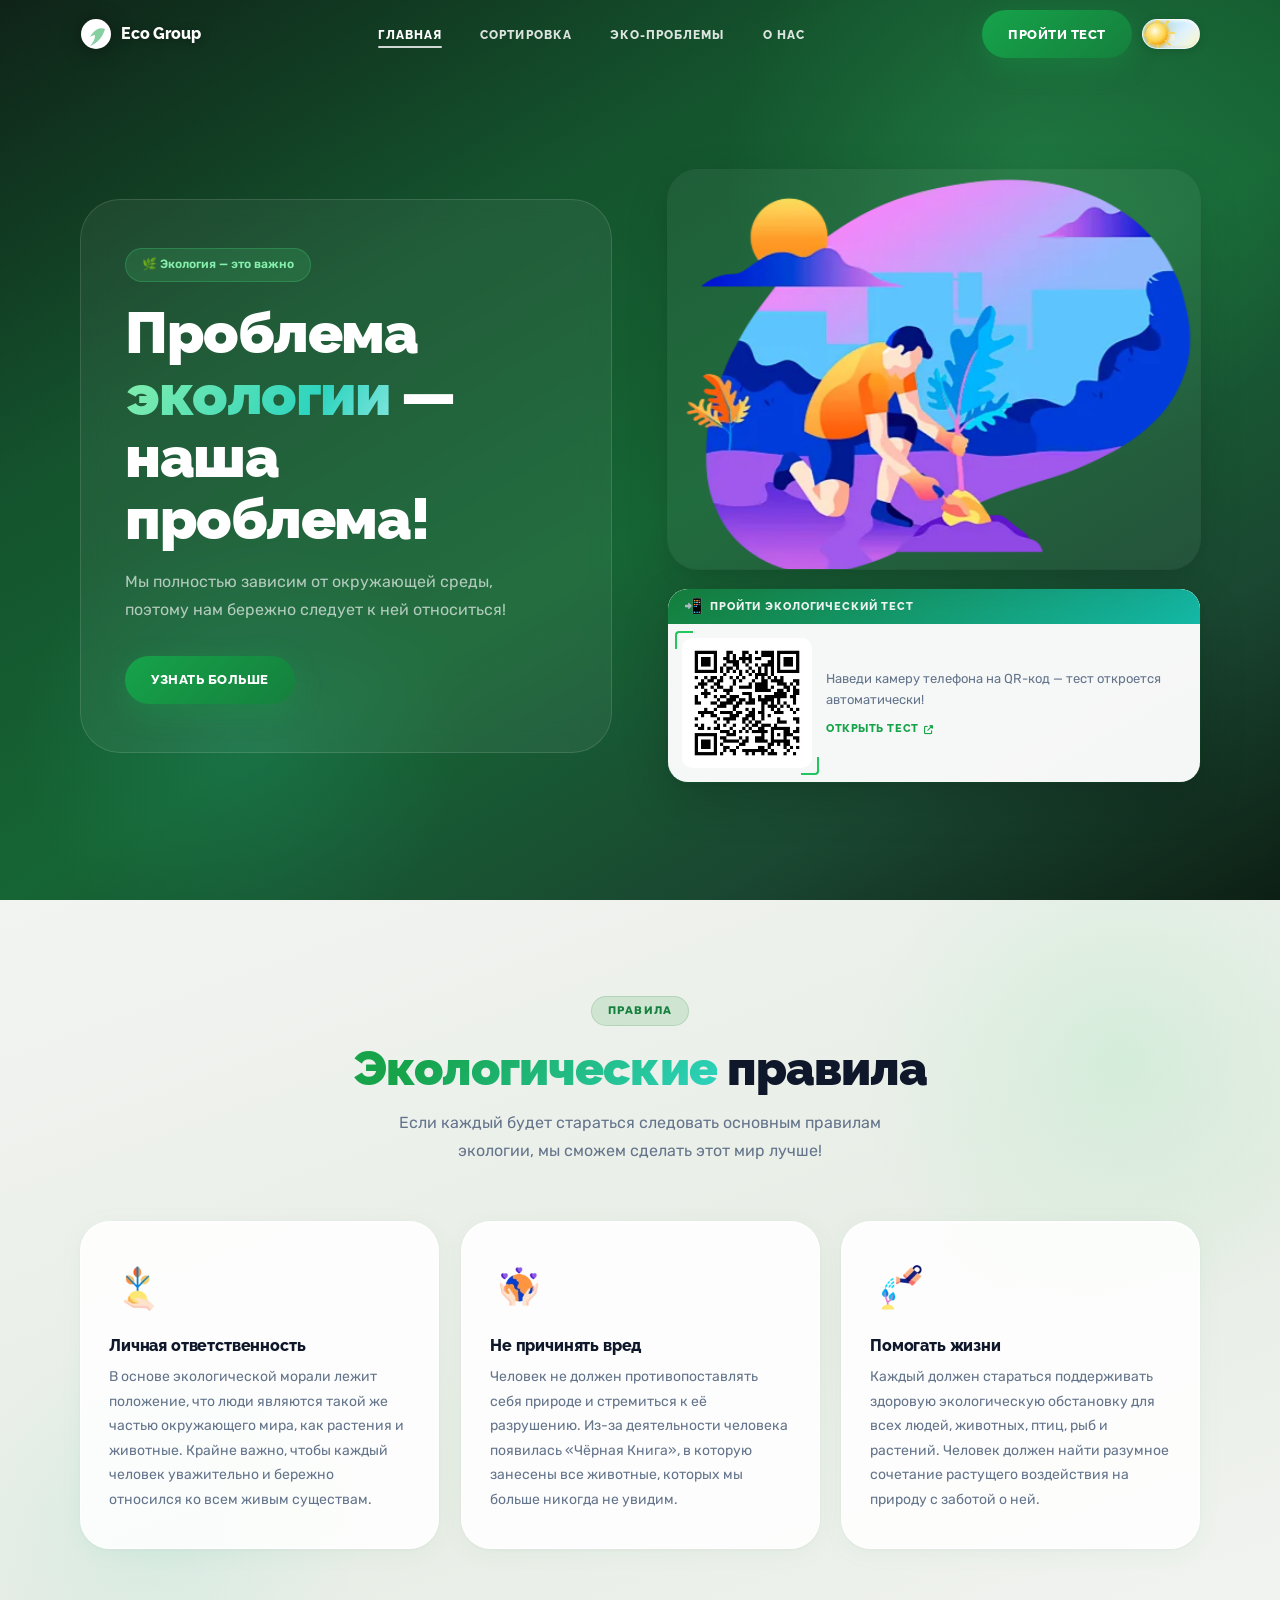
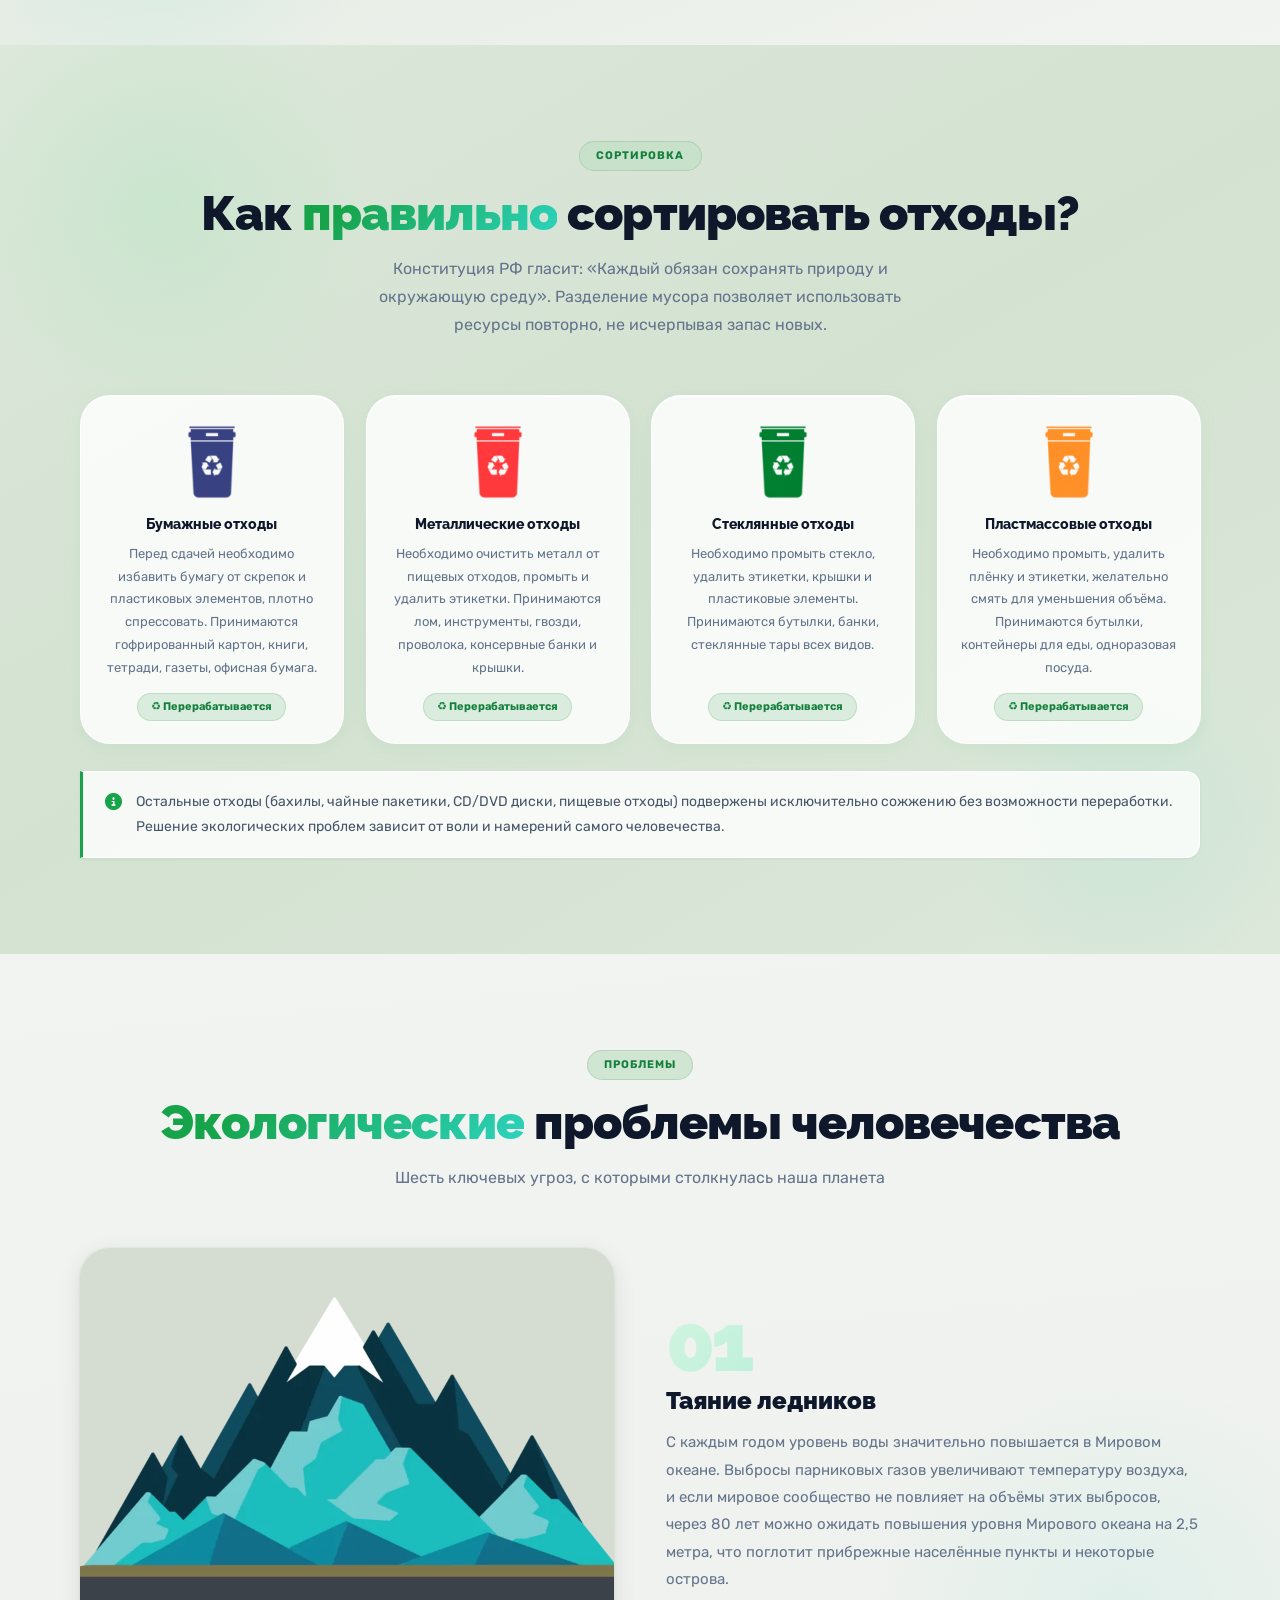
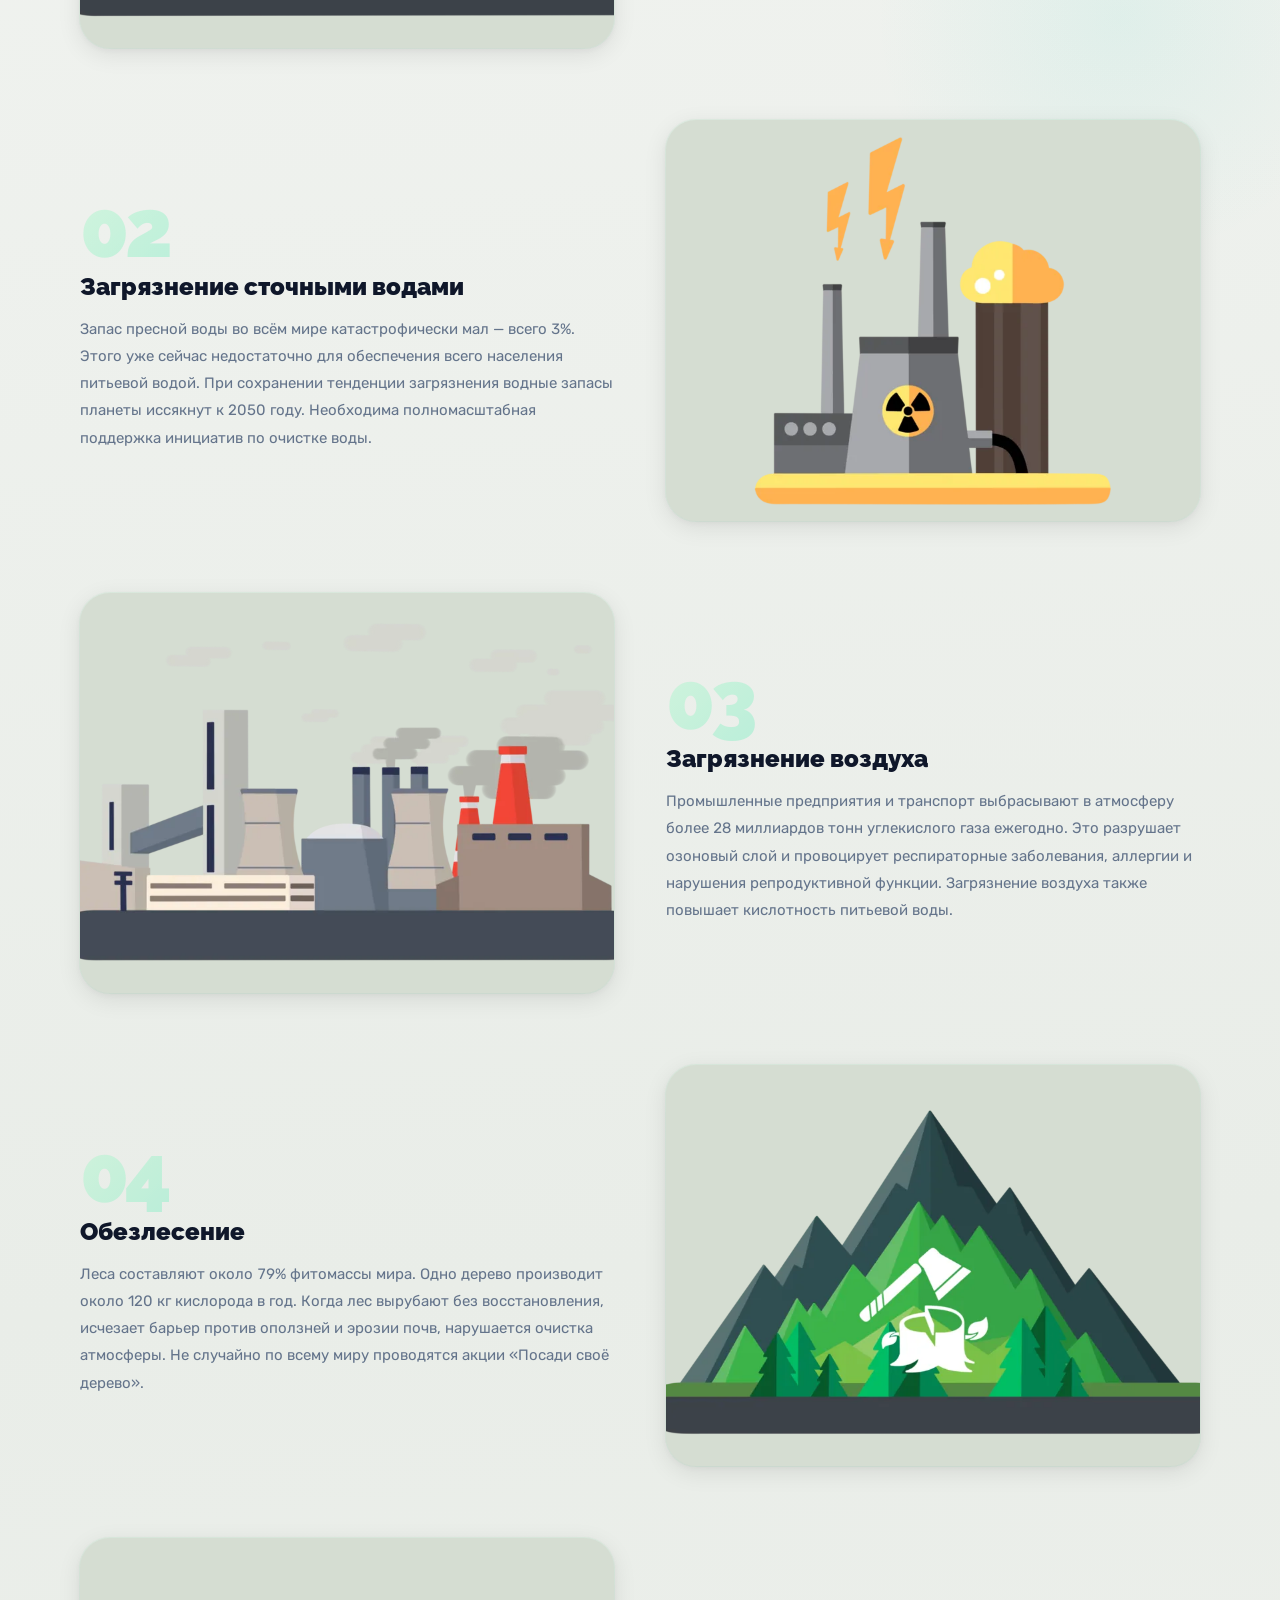
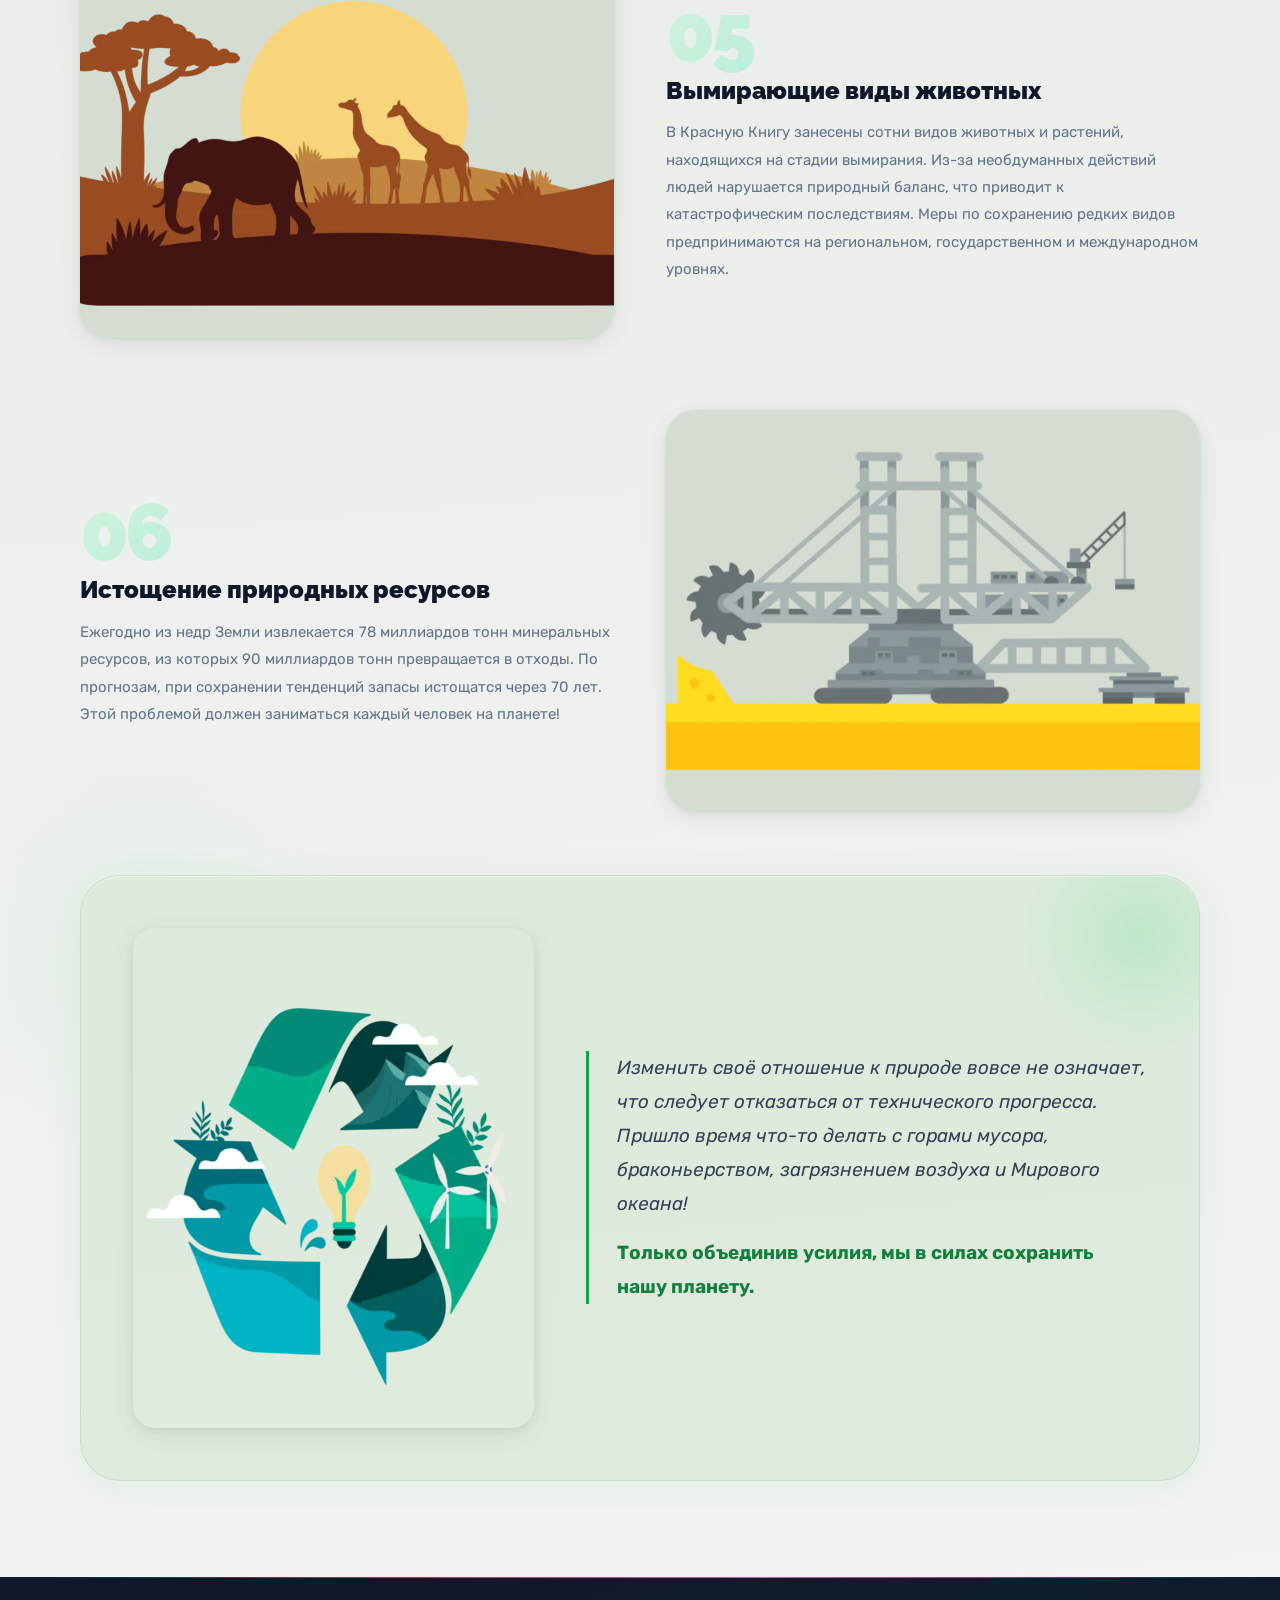
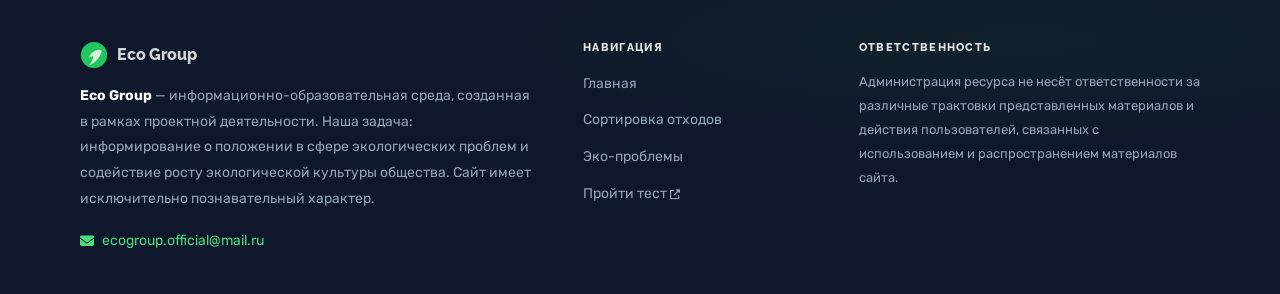
<file: index.html>
<!DOCTYPE html>
<html lang="ru">
<head>
  <meta charset="UTF-8">
  <meta name="viewport" content="width=device-width, initial-scale=1.0, viewport-fit=cover">
  <link rel="canonical" href="https://ecogroup.ru">
  <!-- Anti-FOUC: light by default, dark only if explicitly saved -->
  <script>(function(){if(localStorage.getItem('eco-theme')==='dark')document.documentElement.classList.add('dark-theme');}());</script>

  <!-- Preconnect for performance -->
  <link rel="preconnect" href="https://fonts.googleapis.com">
  <link rel="preconnect" href="https://fonts.gstatic.com" crossorigin>
  <link rel="dns-prefetch" href="https://cdnjs.cloudflare.com">
  <link rel="dns-prefetch" href="https://unpkg.com">

  <!-- Preload critical above-the-fold image -->
  <link rel="preload" as="image" href="img/main.webp" type="image/webp">

  <!-- Fonts -->
  <link href="https://fonts.googleapis.com/css2?family=Rubik:wght@400;500;600&family=Raleway:wght@700;800;900&display=swap" rel="stylesheet">

  <!-- Icons -->
  <link rel="stylesheet" href="https://cdnjs.cloudflare.com/ajax/libs/font-awesome/6.5.0/css/all.min.css"
    integrity="sha512-Avb2QiuTy/Sz2RIHxBE8xEKEFjBjKrHMQAWwEqUFWBDxvCWwbRMzPtRLVlpyJVEolOlhJrRnBVjRRBrUakRVA=="
    crossorigin="anonymous" referrerpolicy="no-referrer">

  <!-- AOS -->
  <link href="https://unpkg.com/aos@2.3.1/dist/aos.css" rel="stylesheet"
    integrity="sha384-/rJKQnzOkEo+daG0jMjU1IwwY9unxt1NBw3Ef2fmOJ3PW/TfAg2KXVoWwMZQZtw9"
    crossorigin="anonymous">

  <!-- Styles -->
  <link rel="stylesheet" href="css/main.css">

  <title>EcoGroup — Экология это важно</title>

  <!-- Favicons -->
  <link rel="apple-touch-icon" sizes="57x57"  href="apple-icon-57x57.png">
  <link rel="apple-touch-icon" sizes="60x60"  href="apple-icon-60x60.png">
  <link rel="apple-touch-icon" sizes="72x72"  href="apple-icon-72x72.png">
  <link rel="apple-touch-icon" sizes="76x76"  href="apple-icon-76x76.png">
  <link rel="apple-touch-icon" sizes="114x114" href="apple-icon-114x114.png">
  <link rel="apple-touch-icon" sizes="120x120" href="apple-icon-120x120.png">
  <link rel="apple-touch-icon" sizes="144x144" href="apple-icon-144x144.png">
  <link rel="apple-touch-icon" sizes="152x152" href="apple-icon-152x152.png">
  <link rel="apple-touch-icon" sizes="180x180" href="apple-icon-180x180.png">
  <link rel="icon" type="image/png" sizes="192x192" href="android-icon-192x192.png">
  <link rel="icon" type="image/png" sizes="96x96"  href="favicon-96x96.png">
  <link rel="icon" type="image/png" sizes="32x32"  href="favicon-32x32.png">
  <link rel="icon" type="image/png" sizes="16x16"  href="favicon-16x16.png">
  <link rel="manifest" href="manifest.json">
  <meta name="msapplication-TileColor" content="#16a34a">
  <meta name="msapplication-TileImage" content="ms-icon-144x144.png">
  <meta name="theme-color" content="#16a34a">

  <!-- SEO -->
  <meta name="description" content="EcoGroup — информационный сайт об экологии. Узнайте об экологических проблемах, правилах сортировки отходов и способах помочь природе.">
  <meta name="keywords" content="экология, природа, окружающая среда, сортировка мусора, экологические проблемы, переработка">
  <meta name="googlebot" content="notranslate">

  <!-- Open Graph / социальные сети -->
  <meta property="og:type"        content="website">
  <meta property="og:title"       content="EcoGroup — Экология это важно">
  <meta property="og:description" content="Узнайте об экологических проблемах, правилах сортировки отходов и пройдите тест на экологическую грамотность.">
  <meta property="og:image"       content="https://ecogroup.ru/img/main.png">
  <meta property="og:url"         content="https://ecogroup.ru/">
  <meta property="og:locale"      content="ru_RU">
  <meta name="twitter:card"       content="summary_large_image">
  <meta name="twitter:title"      content="EcoGroup — Экология это важно">
  <meta name="twitter:description" content="Узнайте об экологических проблемах, правилах сортировки отходов и пройдите тест.">
  <meta name="twitter:image"      content="https://ecogroup.ru/img/main.png">
  <!-- Structured data -->
  <script type="application/ld+json">
  {
    "@context": "https://schema.org",
    "@type": "EducationalOrganization",
    "name": "EcoGroup",
    "description": "Информационно-образовательная среда об экологических проблемах.",
    "url": "https://ecogroup.ru",
    "email": "ecogroup.official@mail.ru",
    "knowsAbout": ["экология", "сортировка отходов", "экологические проблемы"],
    "contactPoint": {
      "@type": "ContactPoint",
      "email": "ecogroup.official@mail.ru",
      "contactType": "customer support"
    }
  }
  </script>
</head>

<body>
  <a href="#ecomain" class="skip-link">Перейти к содержимому</a>
  <!-- Scroll progress indicator -->
  <div id="scrollProgress" aria-hidden="true"></div>

  <div class="wrapper">

    <!-- ========== BACK TO TOP ========== -->
    <button id="buttonUp" aria-label="Наверх">
      <span class="btn-up__glow"    aria-hidden="true"></span>
      <span class="btn-up__shimmer" aria-hidden="true"></span>
      <svg viewBox="0 0 20 20" aria-hidden="true">
        <polyline points="4,14 10,7 16,14"/>
      </svg>
    </button>

    <!-- ========== HEADER ========== -->
    <header class="header" id="top">
      <div class="header__container">
        <a href="#ecomain" class="header__logo">
          <svg class="logo-icon" viewBox="0 0 32 32" aria-hidden="true">
            <circle cx="16" cy="16" r="15" fill="#22c55e"/>
            <path d="M10 19c5-9 11-10 15-8 -2 7-6 13-15 17 4-4 5-8 5-11 -3 1-4 1-5 2z" fill="#e8f5e9" opacity=".95"/>
          </svg>
          <span class="header__logo-text">Eco Group</span>
        </a>

        <nav class="header__menu" aria-label="Основная навигация" id="mobileMenu">
          <ul class="menu__list">
            <li class="menu__item">
              <a href="#ecomain"     class="menu__link">Главная</a>
            </li>
            <li class="menu__item">
              <a href="#ecotrash"    class="menu__link">Сортировка</a>
            </li>
            <li class="menu__item">
              <a href="#ecoproblems" class="menu__link">Эко-проблемы</a>
            </li>
            <li class="menu__item">
              <a href="#about"       class="menu__link">О нас</a>
            </li>
          </ul>
          <!-- Visible only inside mobile panel -->
          <div class="menu__panel-footer">
            <a href="https://forms.yandex.ru/u/6435616ef47e731347977ffd/"
               class="btn btn--glow" target="_blank" rel="noopener noreferrer">
              Пройти тест <i class="fas fa-arrow-right"></i>
            </a>
            <a href="mailto:ecogroup.official@mail.ru" class="menu__panel-mail">
              <i class="fas fa-envelope"></i> ecogroup.official@mail.ru
            </a>
          </div>
        </nav>

        <div class="header__actions">
          <a href="https://forms.yandex.ru/u/6435616ef47e731347977ffd/"
             class="btn btn--primary header__test-btn" target="_blank" rel="noopener noreferrer">
            Пройти тест
          </a>
          <label class="theme-switch" aria-label="Переключить тему" title="Переключить тему">
            <input type="checkbox" id="themeSwitch" class="theme-switch__input">
            <span class="theme-switch__track">
              <span class="theme-switch__sky"   aria-hidden="true"></span>
              <span class="theme-switch__thumb">
                <span class="theme-switch__rays" aria-hidden="true"></span>
              </span>
            </span>
          </label>
          <button class="burger" aria-label="Открыть меню" aria-expanded="false" aria-controls="mobileMenu">
            <span class="burger__line burger__line--top"></span>
            <span class="burger__line burger__line--mid"></span>
            <span class="burger__line burger__line--bot"></span>
          </button>
        </div>
      </div>
    </header>

    <!-- Mobile menu overlay -->
    <div id="menuOverlay" aria-hidden="true"></div>

    <!-- ========== MAIN ========== -->
    <main id="main">

      <!-- HERO -->
      <section class="hero" id="ecomain">
        <div class="hero__container">

          <div class="hero__text" data-aos="fade-right">
            <span class="hero__badge">🌿 Экология — это важно</span>
            <h1 class="hero__title">
              Проблема <span>экологии</span> — наша проблема!
            </h1>
            <p class="hero__desc">
              Мы полностью зависим от окружающей среды, поэтому нам бережно следует к ней относиться!
            </p>
            <div class="hero__cta">
              <a href="#ecotrash" class="btn btn--primary">
                Узнать больше
              </a>
            </div>
          </div>

          <div class="hero__media" data-aos="fade-left" data-aos-delay="150">
            <div class="hero__img-wrap">
              <picture>
                <source srcset="img/main.webp" type="image/webp">
                <img src="img/main.png" alt="Уход за природой" width="547" height="394" loading="eager" fetchpriority="high" decoding="sync">
              </picture>
            </div>
          </div>

          <div class="hero__qr" data-aos="fade-up" data-aos-delay="350">
            <div class="hero__qr-header">
              <span class="hero__qr-icon">📲</span>
              <span class="hero__qr-title">Пройти экологический тест</span>
            </div>
            <div class="hero__qr-body">
              <div class="hero__qr-frame">
                <picture>
                  <source srcset="img/Video.webp" type="image/webp">
                  <img src="img/Video.gif" alt="QR-код для теста" width="164" height="164" loading="lazy" decoding="async">
                </picture>
              </div>
              <div class="hero__qr-info">
                <p class="hero__qr-desc">Наведи камеру телефона на QR-код — тест откроется автоматически!</p>
                <a href="https://forms.yandex.ru/u/6435616ef47e731347977ffd/"
                   target="_blank" rel="noopener noreferrer" class="hero__qr-link">
                  Открыть тест <i class="fas fa-external-link-alt"></i>
                </a>
              </div>
            </div>
          </div>

        </div>
      </section>

      <!-- ECO RULES -->
      <section class="rules" id="rules">
        <div class="rules__container">
          <div class="section-head" data-aos="fade-up">
            <span class="section-badge">Правила</span>
            <h2 class="section-title"><span>Экологические</span> правила</h2>
            <p class="section-desc">
              Если каждый будет стараться следовать основным правилам экологии,
              мы сможем сделать этот мир лучше!
            </p>
          </div>

          <div class="rules__grid">
            <div class="rule-card" data-aos="fade-up" data-aos-delay="0">
              <div class="rule-card__icon">
                <picture>
                  <source srcset="img/item_1.webp" type="image/webp">
                  <img src="img/item_1.png" alt="Личная ответственность перед природой" width="90" height="90" loading="lazy" decoding="async">
                </picture>
              </div>
              <h3 class="rule-card__title">Личная ответственность</h3>
              <p class="rule-card__text">
                В основе экологической морали лежит положение, что люди являются такой же частью
                окружающего мира, как растения и животные. Крайне важно, чтобы каждый человек
                уважительно и бережно относился ко всем живым существам.
              </p>
            </div>

            <div class="rule-card" data-aos="fade-up" data-aos-delay="100">
              <div class="rule-card__icon">
                <picture>
                  <source srcset="img/item_2.webp" type="image/webp">
                  <img src="img/item_2.png" alt="Не причинять вред природе" width="90" height="90" loading="lazy" decoding="async">
                </picture>
              </div>
              <h3 class="rule-card__title">Не причинять вред</h3>
              <p class="rule-card__text">
                Человек не должен противопоставлять себя природе и стремиться к её разрушению.
                Из-за деятельности человека появилась «Чёрная Книга», в которую занесены все
                животные, которых мы больше никогда не увидим.
              </p>
            </div>

            <div class="rule-card" data-aos="fade-up" data-aos-delay="200">
              <div class="rule-card__icon">
                <picture>
                  <source srcset="img/item_3.webp" type="image/webp">
                  <img src="img/item_3.png" alt="Помогать жизни и природе" width="90" height="90" loading="lazy" decoding="async">
                </picture>
              </div>
              <h3 class="rule-card__title">Помогать жизни</h3>
              <p class="rule-card__text">
                Каждый должен стараться поддерживать здоровую экологическую обстановку для всех
                людей, животных, птиц, рыб и растений. Человек должен найти разумное сочетание
                растущего воздействия на природу с заботой о ней.
              </p>
            </div>
          </div>
        </div>
      </section>

      <!-- TRASH SORTING -->
      <section class="trash" id="ecotrash">
        <div class="trash__container">
          <div class="section-head" data-aos="fade-up">
            <span class="section-badge">Сортировка</span>
            <h2 class="section-title">Как <span>правильно</span> сортировать отходы?</h2>
            <p class="section-desc">
              Конституция РФ гласит: «Каждый обязан сохранять природу и окружающую среду».
              Разделение мусора позволяет использовать ресурсы повторно, не исчерпывая запас новых.
            </p>
          </div>

          <div class="trash__grid">
            <div class="trash-card" data-aos="zoom-in" data-aos-delay="0">
              <div class="trash-card__icon">
                <picture>
                  <source srcset="img/trash/trash_can_1.webp" type="image/webp">
                  <img src="img/trash/trash_can_1.png" alt="Бумага" width="90" height="90" loading="lazy" decoding="async">
                </picture>
              </div>
              <h3 class="trash-card__title">Бумажные отходы</h3>
              <p class="trash-card__text">
                Перед сдачей необходимо избавить бумагу от скрепок и пластиковых элементов,
                плотно спрессовать. Принимаются гофрированный картон, книги, тетради, газеты,
                офисная бумага.
              </p>
              <span class="trash-card__tag">♻️ Перерабатывается</span>
            </div>

            <div class="trash-card" data-aos="zoom-in" data-aos-delay="80">
              <div class="trash-card__icon">
                <picture>
                  <source srcset="img/trash/trash_can_2.webp" type="image/webp">
                  <img src="img/trash/trash_can_2.png" alt="Металл" width="90" height="90" loading="lazy" decoding="async">
                </picture>
              </div>
              <h3 class="trash-card__title">Металлические отходы</h3>
              <p class="trash-card__text">
                Необходимо очистить металл от пищевых отходов, промыть и удалить этикетки.
                Принимаются лом, инструменты, гвозди, проволока, консервные банки и крышки.
              </p>
              <span class="trash-card__tag">♻️ Перерабатывается</span>
            </div>

            <div class="trash-card" data-aos="zoom-in" data-aos-delay="160">
              <div class="trash-card__icon">
                <picture>
                  <source srcset="img/trash/trash_can_4.webp" type="image/webp">
                  <img src="img/trash/trash_can_4.png" alt="Стекло" width="90" height="90" loading="lazy" decoding="async">
                </picture>
              </div>
              <h3 class="trash-card__title">Стеклянные отходы</h3>
              <p class="trash-card__text">
                Необходимо промыть стекло, удалить этикетки, крышки и пластиковые элементы.
                Принимаются бутылки, банки, стеклянные тары всех видов.
              </p>
              <span class="trash-card__tag">♻️ Перерабатывается</span>
            </div>

            <div class="trash-card" data-aos="zoom-in" data-aos-delay="240">
              <div class="trash-card__icon">
                <picture>
                  <source srcset="img/trash/trash_can_5.webp" type="image/webp">
                  <img src="img/trash/trash_can_5.png" alt="Пластик" width="90" height="90" loading="lazy" decoding="async">
                </picture>
              </div>
              <h3 class="trash-card__title">Пластмассовые отходы</h3>
              <p class="trash-card__text">
                Необходимо промыть, удалить плёнку и этикетки, желательно смять для уменьшения
                объёма. Принимаются бутылки, контейнеры для еды, одноразовая посуда.
              </p>
              <span class="trash-card__tag">♻️ Перерабатывается</span>
            </div>
          </div>

          <div class="trash__note" data-aos="fade-up">
            <i class="fas fa-info-circle"></i>
            Остальные отходы (бахилы, чайные пакетики, CD/DVD диски, пищевые отходы) подвержены
            исключительно сожжению без возможности переработки. Решение экологических проблем
            зависит от воли и намерений самого человечества.
          </div>
        </div>
      </section>

      <!-- ECO PROBLEMS -->
      <section class="problems" id="ecoproblems">
        <div class="problems__container">
          <div class="section-head" data-aos="fade-up">
            <span class="section-badge">Проблемы</span>
            <h2 class="section-title"><span>Экологические</span> проблемы человечества</h2>
            <p class="section-desc">
              Шесть ключевых угроз, с которыми столкнулась наша планета
            </p>
          </div>

          <div class="problems__list">

            <article class="problem-item" data-aos="fade-up">
              <div class="problem-item__media">
                <picture>
                  <source srcset="img/illustration/illustration_1.webp" type="image/webp">
                  <img src="img/illustration/illustration_1.png" alt="Таяние ледников" width="900" height="600" loading="lazy" decoding="async">
                </picture>
              </div>
              <div class="problem-item__body">
                <span class="problem-item__num">01</span>
                <h3 class="problem-item__title">Таяние ледников</h3>
                <p>
                  С каждым годом уровень воды значительно повышается в Мировом океане.
                  Выбросы парниковых газов увеличивают температуру воздуха, и если мировое
                  сообщество не повлияет на объёмы этих выбросов, через 80 лет можно ожидать
                  повышения уровня Мирового океана на 2,5 метра, что поглотит прибрежные
                  населённые пункты и некоторые острова.
                </p>
              </div>
            </article>

            <article class="problem-item problem-item--reverse" data-aos="fade-up">
              <div class="problem-item__media">
                <picture>
                  <source srcset="img/illustration/illustration_2.webp" type="image/webp">
                  <img src="img/illustration/illustration_2.png" alt="Загрязнение сточными водами" width="900" height="600" loading="lazy" decoding="async">
                </picture>
              </div>
              <div class="problem-item__body">
                <span class="problem-item__num">02</span>
                <h3 class="problem-item__title">Загрязнение сточными водами</h3>
                <p>
                  Запас пресной воды во всём мире катастрофически мал — всего <span class="counter" data-to="3" aria-live="polite" aria-atomic="true">3</span>%. Этого уже сейчас
                  недостаточно для обеспечения всего населения питьевой водой. При сохранении
                  тенденции загрязнения водные запасы планеты иссякнут к 2050 году.
                  Необходима полномасштабная поддержка инициатив по очистке воды.
                </p>
              </div>
            </article>

            <article class="problem-item" data-aos="fade-up">
              <div class="problem-item__media">
                <picture>
                  <source srcset="img/illustration/illustration_3.webp" type="image/webp">
                  <img src="img/illustration/illustration_3.png" alt="Загрязнение воздуха" width="900" height="600" loading="lazy" decoding="async">
                </picture>
              </div>
              <div class="problem-item__body">
                <span class="problem-item__num">03</span>
                <h3 class="problem-item__title">Загрязнение воздуха</h3>
                <p>
                  Промышленные предприятия и транспорт выбрасывают в атмосферу более <span class="counter" data-to="30" aria-live="polite" aria-atomic="true">30</span> миллиардов
                  тонн углекислого газа ежегодно. Это разрушает озоновый слой и провоцирует
                  респираторные заболевания, аллергии и нарушения репродуктивной функции.
                  Загрязнение воздуха также повышает кислотность питьевой воды.
                </p>
              </div>
            </article>

            <article class="problem-item problem-item--reverse" data-aos="fade-up">
              <div class="problem-item__media">
                <picture>
                  <source srcset="img/illustration/illustration_4.webp" type="image/webp">
                  <img src="img/illustration/illustration_4.png" alt="Обезлесение" width="900" height="600" loading="lazy" decoding="async">
                </picture>
              </div>
              <div class="problem-item__body">
                <span class="problem-item__num">04</span>
                <h3 class="problem-item__title">Обезлесение</h3>
                <p>
                  Леса составляют около <span class="counter" data-to="85" aria-live="polite" aria-atomic="true">85</span>% фитомассы мира. Одно дерево производит около
                  120 кг кислорода в год. Когда лес вырубают без восстановления, исчезает барьер
                  против оползней и эрозии почв, нарушается очистка атмосферы. Не случайно
                  по всему миру проводятся акции «Посади своё дерево».
                </p>
              </div>
            </article>

            <article class="problem-item" data-aos="fade-up">
              <div class="problem-item__media">
                <picture>
                  <source srcset="img/illustration/illustration_5.webp" type="image/webp">
                  <img src="img/illustration/illustration_5.png" alt="Вымирающие виды животных" width="900" height="600" loading="lazy" decoding="async">
                </picture>
              </div>
              <div class="problem-item__body">
                <span class="problem-item__num">05</span>
                <h3 class="problem-item__title">Вымирающие виды животных</h3>
                <p>
                  В Красную Книгу занесены сотни видов животных и растений, находящихся на стадии
                  вымирания. Из-за необдуманных действий людей нарушается природный баланс, что
                  приводит к катастрофическим последствиям. Меры по сохранению редких видов
                  предпринимаются на региональном, государственном и международном уровнях.
                </p>
              </div>
            </article>

            <article class="problem-item problem-item--reverse" data-aos="fade-up">
              <div class="problem-item__media">
                <picture>
                  <source srcset="img/illustration/illustration_6.webp" type="image/webp">
                  <img src="img/illustration/illustration_6.png" alt="Истощение природных ресурсов" width="900" height="467" loading="lazy" decoding="async">
                </picture>
              </div>
              <div class="problem-item__body">
                <span class="problem-item__num">06</span>
                <h3 class="problem-item__title">Истощение природных ресурсов</h3>
                <p>
                  Ежегодно из недр Земли извлекается <span class="counter" data-to="100" aria-live="polite" aria-atomic="true">100</span> миллиардов тонн минеральных ресурсов,
                  из которых 90 миллиардов тонн превращается в отходы. По прогнозам, при
                  сохранении тенденций запасы истощатся через 70 лет. Этой проблемой должен
                  заниматься каждый человек на планете!
                </p>
              </div>
            </article>

          </div>

          <!-- Conclusion -->
          <div class="problems__conclusion" data-aos="fade-up">
            <div class="problems__conclusion-img">
              <picture>
                <source srcset="img/illustration/ecology_1.webp" type="image/webp">
                <img src="img/illustration/ecology_1.png" alt="Выводы об экологии" width="500" height="500" loading="lazy" decoding="async">
              </picture>
            </div>
            <blockquote class="problems__conclusion-quote">
              <p>
                Изменить своё отношение к природе вовсе не означает, что следует отказаться
                от технического прогресса. Пришло время что-то делать с горами мусора,
                браконьерством, загрязнением воздуха и Мирового океана!
              </p>
              <p>
                <strong>Только объединив усилия, мы в силах сохранить нашу планету.</strong>
              </p>
            </blockquote>
          </div>

        </div>
      </section>

    </main>

    <!-- ========== FOOTER ========== -->
    <footer class="footer" id="about">
      <div class="footer__container">
        <div class="footer__grid">

          <div class="footer__col" data-aos="fade-up">
            <div class="footer__logo">
              <svg class="logo-icon" viewBox="0 0 32 32" aria-hidden="true">
                <circle cx="16" cy="16" r="15" fill="#22c55e"/>
                <path d="M10 19c5-9 11-10 15-8 -2 7-6 13-15 17 4-4 5-8 5-11 -3 1-4 1-5 2z" fill="#e8f5e9" opacity=".9"/>
              </svg>
              <span class="footer__logo-text">Eco Group</span>
            </div>
            <p class="footer__about">
              <strong>Eco Group</strong> — информационно-образовательная среда, созданная
              в рамках проектной деятельности. Наша задача: информирование о положении
              в сфере экологических проблем и содействие росту экологической культуры общества.
              Сайт имеет исключительно познавательный характер.
            </p>
            <a href="mailto:ecogroup.official@mail.ru" class="footer__mail">
              <i class="fas fa-envelope"></i> ecogroup.official@mail.ru
            </a>
          </div>

          <div class="footer__col" data-aos="fade-up" data-aos-delay="80">
            <h3 class="footer__col-title">Навигация</h3>
            <ul class="footer__nav">
              <li><a href="#ecomain">Главная</a></li>
              <li><a href="#ecotrash">Сортировка отходов</a></li>
              <li><a href="#ecoproblems">Эко-проблемы</a></li>
              <li>
                <a href="https://forms.yandex.ru/u/6435616ef47e731347977ffd/"
                   target="_blank" rel="noopener noreferrer">
                  Пройти тест <i class="fas fa-external-link-alt footer__ext-icon"></i>
                </a>
              </li>
            </ul>
          </div>

          <div class="footer__col" data-aos="fade-up" data-aos-delay="160">
            <h3 class="footer__col-title">Ответственность</h3>
            <p class="footer__disclaimer">
              Администрация ресурса не несёт ответственности за различные трактовки
              представленных материалов и действия пользователей, связанных с использованием
              и распространением материалов сайта.
            </p>
          </div>

        </div>

      </div>
    </footer>

  </div><!-- .wrapper -->

  <!-- Scripts -->
  <script src="https://unpkg.com/aos@2.3.1/dist/aos.js"
    integrity="sha384-wziAfh6b/qT+3LrqebF9WeK4+J5sehS6FA10J1t3a866kJ/fvU5UwofWnQyzLtwu"
    crossorigin="anonymous" defer></script>
  <script src="js/top.js" defer></script>
  <script>
    if ('serviceWorker' in navigator) {
      window.addEventListener('load', () => {
        navigator.serviceWorker.register('/sw.js').catch(() => {});
      });
    }
  </script>
</body>
</html>
</file>
<file: css/main.css>
/* =====================================================
   EcoGroup — iOS Design System v3
   transparent header · spring burger · adaptive all
   ===================================================== */

/* ===== CSS VARIABLES ===== */
:root {
  --green-50:  #f0fdf4;

  --green-200: #bbf7d0;
  --green-300: #86efac;
  --green-400: #4ade80;
  --green-500: #22c55e;
  --green-600: #16a34a;
  --green-700: #15803d;

  --teal-400:  #2dd4bf;
  --teal-500:  #14b8a6;
  --slate-50:  #f8fafc;
  --slate-100: #f1f5f9;

  --slate-400: #94a3b8;
  --slate-500: #64748b;
  --slate-600: #475569;
  --slate-700: #334155;
  --slate-800: #1e293b;
  --slate-900: #0f172a;

  --shadow-xs:    0 1px 3px rgba(0,0,0,.06);
  --shadow-sm:    0 2px 8px rgba(0,0,0,.08);
  --shadow-md:    0 6px 24px rgba(0,0,0,.09), 0 2px 8px rgba(0,0,0,.05);
  --shadow-lg:    0 16px 48px rgba(0,0,0,.11), 0 4px 16px rgba(0,0,0,.06);
  --shadow-green: 0 8px 28px rgba(22,163,74,.30);


  --r-md:   14px;
  --r-lg:   22px;
  --r-xl:   30px;
  --r-2xl:  40px;
  --r-full: 9999px;

  --font-sans:    'Rubik', system-ui, -apple-system, sans-serif;
  --font-display: 'Raleway', var(--font-sans);

  /* iOS spring easing */
  --ease-ios:     cubic-bezier(0.32, 0.72, 0, 1);
  --ease-spring:  cubic-bezier(0.34, 1.28, 0.64, 1);
  --ease-out:     cubic-bezier(0.22, 1, 0.36, 1);
  /* Expo ease-out: arrives fast, settles like silk — used for Quiet Luxury menu */
  --ease-luxury:  cubic-bezier(0.16, 1, 0.3, 1);
  --t: .24s;

  --header-h: 68px;
  --max-w: 1200px;
  --gap: 22px;
  --section-py: 96px;

  /* ── Light mode surface tokens ── */
  --lm-bg:       #f2f4f1;   /* sage-white — main body */
  --lm-bg-alt:   #e7ede5;   /* richer sage — alternating sections */
  --lm-card:     rgba(255,255,255,.76);
  --lm-card-alt: rgba(255,255,255,.86);
}

/* ===== RESET ===== */
*, *::before, *::after { box-sizing: border-box; margin: 0; padding: 0; border: 0; }
html {
  scroll-behavior: smooth;
  overflow-x: hidden;
  scroll-padding-top: var(--header-h);
  /* Match footer so no white gap ever appears below on mobile browsers */
  background: var(--slate-900);
}
body {
  font-family: var(--font-sans);
  color: var(--slate-700);
  background: var(--lm-bg);
  line-height: 1.6;
  /* overflow-x намеренно не задан: html { overflow-x: hidden } пробрасывает клиппинг
     на viewport. Любой overflow на body создаёт второй scroll-контейнер. */
  -webkit-font-smoothing: antialiased;
  transition: background .4s ease, color .4s ease;
}
a { text-decoration: none; color: inherit; }
ul, ol { list-style: none; }
img { max-width: 100%; display: block; }
h1,h2,h3,h4,h5,h6 { line-height: 1.2; font-weight: inherit; }
button { font-family: inherit; cursor: pointer; background: none; }
:focus-visible {
  outline: 3px solid var(--green-500);
  outline-offset: 3px;
  border-radius: 4px;
}

/* Component-specific focus rings for glassmorphism backgrounds */
.burger:focus-visible {
  outline: 2px solid var(--green-500);
  outline-offset: 3px;
  border-radius: var(--r-md);
}
.theme-switch:focus-within {
  outline: 2px solid var(--green-500);
  outline-offset: 3px;
  border-radius: 15px;
}
.footer__ext-icon { font-size: 10px; }

.menu__link:focus-visible,
.footer__mail:focus-visible,
.footer__nav a:focus-visible {
  outline: 2px solid var(--green-500);
  outline-offset: 3px;
  border-radius: 4px;
}

/* ===== SCROLL PROGRESS ===== */
#scrollProgress {
  position: fixed;
  top: 0; left: 0;
  height: 3px;
  width: 0%;
  background: linear-gradient(90deg, var(--green-600), var(--teal-400), var(--green-400));
  z-index: 9999;
  transition: width .08s linear;
  border-radius: 0 var(--r-full) var(--r-full) 0;
  pointer-events: none;
}

/* ===== WRAPPER ===== */
.wrapper {
  min-height: 100%;
  display: flex;
  flex-direction: column;
  /* hero fills full screen — no top padding; header is transparent overlay */
}
main { flex: 1 1 auto; }

/* ===== SHARED CONTAINERS ===== */
.header__container,
.hero__container,
.rules__container,
.trash__container,
.problems__container,
.footer__container {
  max-width: var(--max-w);
  margin: 0 auto;
  padding: 0 40px;
}

/* =====================================================
   BUTTONS
   ===================================================== */
.btn {
  display: inline-flex;
  align-items: center;
  gap: 8px;
  font-family: var(--font-display);
  font-weight: 800;
  font-size: 13px;
  letter-spacing: .04em;
  text-transform: uppercase;
  padding: 13px 26px;
  min-height: 48px;
  border-radius: var(--r-full);
  cursor: pointer;
  border: none;
  line-height: 1;
  white-space: nowrap;
  -webkit-tap-highlight-color: transparent;
  transition:
    transform var(--t) var(--ease-spring),
    box-shadow var(--t) var(--ease-out),
    filter .18s ease;
}
.btn:hover  { transform: translateY(-2px) scale(1.015); }
.btn:active { transform: scale(.97); }
.btn:focus-visible {
  outline: 3px solid var(--green-500);
  outline-offset: 3px;
}

.btn--primary {
  background: linear-gradient(135deg, var(--green-600), var(--green-700));
  color: #fff;
  box-shadow: var(--shadow-green);
  position: relative;
  overflow: hidden;
}
.btn--primary::after {
  content: '';
  position: absolute;
  top: 0; left: -80%;
  width: 55%;
  height: 100%;
  background: linear-gradient(105deg, transparent, rgba(255,255,255,.26), transparent);
  transform: skewX(-22deg);
  transition: left .65s ease;
  pointer-events: none;
}
.btn--primary:hover { box-shadow: 0 14px 36px rgba(22,163,74,.42); filter: brightness(1.06); }
.btn--primary:hover::after { left: 160%; }

.btn--outline {
  background: rgba(255,255,255,.78);
  color: var(--green-700);
  box-shadow: inset 0 0 0 1.5px var(--green-400), var(--shadow-xs);
}
.btn--outline:hover {
  background: rgba(255,255,255,.92);
  box-shadow: inset 0 0 0 1.5px var(--green-600), var(--shadow-sm);
}

/* Hero-transparent variant (white text) */
.btn--light {
  background: rgba(255,255,255,.18);
  color: #fff;
  box-shadow: inset 0 0 0 1.5px rgba(255,255,255,.40);
  backdrop-filter: blur(8px);
  -webkit-backdrop-filter: blur(8px);
}
.btn--light:hover { background: rgba(255,255,255,.28); }

/* Glow — mobile menu panel */
.btn--glow {
  background: linear-gradient(135deg, var(--green-500), var(--teal-500));
  color: #fff;
  box-shadow: var(--shadow-green);
  font-size: 15px;
  padding: 15px 36px;
  width: 100%;
  justify-content: center;
}
.btn--glow:hover { filter: brightness(1.08); box-shadow: 0 12px 32px rgba(22,163,74,.40); }

/* =====================================================
   SECTION UTILITIES
   ===================================================== */
section {
  position: relative;
  overflow: hidden;   /* fallback for old Safari */
  overflow: clip;     /* clips decorative blobs without capturing scroll events */
  isolation: isolate;
}

.section-head { text-align: center; margin-bottom: 56px; }

.section-badge {
  display: inline-flex;
  align-items: center;
  gap: 6px;
  background: rgba(194,224,198,.70);
  color: var(--green-700);
  padding: 5px 16px;
  border-radius: var(--r-full);
  font-size: 11px;
  font-weight: 700;
  letter-spacing: .10em;
  text-transform: uppercase;
  margin-bottom: 14px;
  border: 1px solid rgba(110,170,120,.28);
}

.section-title {
  font-family: var(--font-display);
  font-weight: 900;
  font-size: clamp(24px, 4vw, 48px);
  color: var(--slate-900);
  margin-bottom: 12px;
  letter-spacing: -.02em;
}
.section-title span {
  background: linear-gradient(135deg, var(--green-600) 20%, var(--teal-400) 100%);
  -webkit-background-clip: text;
  -webkit-text-fill-color: transparent;
  background-clip: text;
}

.section-desc {
  font-size: 16px;
  color: var(--slate-500);
  max-width: 560px;
  margin: 0 auto;
  line-height: 1.75;
}

/* =====================================================
   HEADER — fully transparent → frosted on scroll
   ===================================================== */
.header {
  position: fixed;
  top: 0; left: 0; right: 0;
  z-index: 200;
  height: var(--header-h);
  /* Transparent by default */
  background: transparent;
  border-bottom: 1px solid transparent;
  transition: border-color .3s ease;
}

/* Pseudo-element carries the frosted glass — isolates from containing-block issue */
.header::before {
  content: '';
  position: absolute; inset: 0; z-index: -1;
  background: rgba(255,255,255,0);
  backdrop-filter: blur(0px);
  -webkit-backdrop-filter: blur(0px);
  transition: background .35s ease, backdrop-filter .35s ease, -webkit-backdrop-filter .35s ease, box-shadow .35s ease;
}

/* On scroll: frosted glass appears */
.header.scrolled {
  border-color: rgba(120,160,120,.16);
}
.header.scrolled::before {
  background: rgba(242,244,241,.68);
  backdrop-filter: blur(24px) saturate(180%);
  -webkit-backdrop-filter: blur(24px) saturate(180%);
  box-shadow: 0 1px 0 rgba(22,163,74,.10), 0 4px 28px rgba(0,0,0,.06);
}

.header__container {
  display: flex;
  align-items: center;
  flex-wrap: nowrap;
  gap: 20px;
  min-height: var(--header-h);
  max-height: var(--header-h);
  overflow: visible;
}

/* Logo — inline SVG, direct fill control (no filter, works on all devices) */
.header__logo {
  flex-shrink: 0; position: relative; z-index: 160;
  display: flex; align-items: center; gap: 9px;
}
.logo-icon {
  width: 32px; height: 32px; flex-shrink: 0; display: block;
}
/* SVG child fills — animated independently */
.logo-icon circle { fill: #22c55e; transition: fill .35s ease; }
.logo-icon path   { fill: #e8f5e9; transition: fill .35s ease; }

/* Transparent header: white icon + drop-shadow for any dark background */
.header:not(.scrolled) .header__logo .logo-icon {
  filter: drop-shadow(0 2px 10px rgba(0,0,0,.4));
  transition: filter .35s ease;
}
.header:not(.scrolled) .header__logo .logo-icon circle { fill: #fff; }
.header:not(.scrolled) .header__logo .logo-icon path   { fill: rgba(22,163,74,.55); }

/* Scrolled: green logo, no filter */
.header.scrolled .header__logo .logo-icon { filter: none; transition: filter .35s ease; }

.header__logo-text {
  font-family: var(--font-display);
  font-weight: 800;
  font-size: 16px;
  letter-spacing: -.01em;
  color: #fff;
  text-shadow: 0 1px 8px rgba(0,0,0,.4);
  transition: color .35s ease, text-shadow .35s ease;
  white-space: nowrap;
}
.header.scrolled .header__logo-text {
  color: var(--slate-900);
  text-shadow: none;
}
.header__logo:hover { opacity: .82; }

/* Desktop nav */
.header__menu { flex: 1; }

.menu__list {
  display: flex;
  align-items: center;
  justify-content: center;
  gap: clamp(14px, 3vw, 52px);
  flex-wrap: nowrap;
}

.menu__link {
  font-family: var(--font-display);
  font-weight: 800;
  font-size: 11.5px;
  letter-spacing: .09em;
  text-transform: uppercase;
  color: rgba(255,255,255,.85);
  position: relative;
  padding: 4px 0;
  white-space: nowrap;
  transition: color var(--t);
}
.menu__link::after {
  content: '';
  position: absolute;
  bottom: -2px; left: 0; right: 100%;
  height: 2px;
  background: currentColor;
  border-radius: var(--r-full);
  transition: right var(--t) var(--ease-out);
  opacity: .8;
}
.menu__link:hover { color: rgba(255,255,255,1); }
.menu__link--active { color: #fff; }
.menu__link:hover::after,
.menu__link--active::after { right: 0; }

/* On scrolled header — dark links */
.header.scrolled .menu__link { color: var(--slate-600); }
.header.scrolled .menu__link:hover,
.header.scrolled .menu__link--active { color: var(--green-700); }
.header.scrolled .menu__link::after { background: var(--green-600); }

/* Header actions */
.header__actions {
  display: flex;
  align-items: center;
  gap: 10px;
  flex-shrink: 0;
  /* Must paint above the mobile panel (z-149) within header's stacking context */
  position: relative;
  z-index: 160;
}

/* Hide desktop TEST btn on mobile */
.header__test-btn { /* shown below in media queries */ }

/* =====================================================
   BURGER — animated icon → X
   ===================================================== */
.burger {
  display: none; /* shown only on mobile */
  width: 44px; height: 44px;
  align-items: center;
  justify-content: center;
  border-radius: var(--r-md);
  background: rgba(255,255,255,.15);
  border: 1.5px solid rgba(255,255,255,.30) !important;
  flex-shrink: 0;
  position: relative;
  overflow: hidden;
  -webkit-tap-highlight-color: transparent;
  transition: background .25s ease, border-color .25s ease, transform .18s var(--ease-spring);
}
.burger:hover  { background: rgba(255,255,255,.24); }
.burger:active { transform: scale(.88); }

/* On scrolled header — restrained sage burger */
.header.scrolled .burger {
  background: rgba(242,244,241,.82);
  border-color: rgba(100,130,108,.20) !important;
}
.header.scrolled .burger:hover { background: rgba(255,255,255,.94); }

/* =====================================================
   BURGER LINES — premium spring animation
   All lines anchored at top:50% for sub-pixel symmetry
   ===================================================== */
.burger__line {
  display: block;
  position: absolute;
  left: 50%;
  top: 50%;
  width: 22px; height: 2px;
  border-radius: var(--r-full);
  background: #fff;
  transform-origin: center center;
}
.header.scrolled .burger__line { background: var(--slate-700); }

/* Hamburger: top/bot offset from center via transform */
.burger__line--top {
  transform: translate(-50%, calc(-50% - 7px));
  /* closing: decisive return, no overshoot */
  transition: transform .38s cubic-bezier(0.4,0,0.2,1), opacity .2s ease, background .25s ease;
}
.burger__line--mid {
  transform: translate(-50%, -50%);
  /* closing: mid materialises after lines have separated */
  transition: transform .22s var(--ease-ios), opacity .22s ease .12s, background .25s ease;
}
.burger__line--bot {
  transform: translate(-50%, calc(-50% + 7px));
  /* closing: bot follows with a whisper of lag */
  transition: transform .38s cubic-bezier(0.4,0,0.2,1), opacity .2s ease, background .25s ease;
  transition-delay: .03s;
}

/* ── Open state → X — clean, no overshoot ── */
html.menu-open .burger {
  background: rgba(255,255,255,.18);
  border-color: rgba(255,255,255,.4) !important;
}
html.menu-open .header.scrolled .burger {
  background: rgba(27,42,30,.18);
  border-color: rgba(100,200,130,.30) !important;
}

html.menu-open .burger__line--top {
  transform: translate(-50%, -50%) rotate(45deg);
  transition: transform .34s cubic-bezier(0.4,0,0.2,1), opacity .2s ease, background .25s ease;
  transition-delay: 0s;
}
html.menu-open .burger__line--mid {
  opacity: 0;
  transform: translate(-50%, -50%) scaleX(0);
  transition: transform .14s ease, opacity .10s ease, background .25s ease;
  transition-delay: 0s;
}
html.menu-open .burger__line--bot {
  transform: translate(-50%, -50%) rotate(-45deg);
  transition: transform .34s cubic-bezier(0.4,0,0.2,1), opacity .2s ease, background .25s ease;
  transition-delay: .02s;
}
html.menu-open .header.scrolled .burger__line { background: var(--green-600); }

/* Light theme: when menu is open, header overlaps dark panel — logo goes white */
html.menu-open:not(.dark-theme) .header.scrolled .header__logo-text {
  color: rgba(255,255,255,.90);
  text-shadow: 0 1px 8px rgba(0,0,0,.30);
}
html.menu-open:not(.dark-theme) .header.scrolled .header__logo .logo-icon circle {
  fill: #fff;
}
html.menu-open:not(.dark-theme) .header.scrolled .header__logo .logo-icon path {
  fill: rgba(22,163,74,.55);
}

/* ===== OVERLAY ===== */
#menuOverlay {
  position: fixed; inset: 0;
  background: rgba(5,36,18,.52);
  z-index: 148;
  opacity: 0; pointer-events: none;
  transition: opacity .52s cubic-bezier(0.4,0,0.2,1);
}
html.menu-open #menuOverlay { opacity: 1; pointer-events: auto; }

/* Panel footer — hidden on desktop */
.menu__panel-footer { display: none; }

/* =====================================================
   HERO — covers full viewport, header floats over it
   ===================================================== */
.hero {
  background: linear-gradient(150deg, #0f2318 0%, #14532d 30%, #166534 55%, #1a4731 80%, #0d1f14 100%);
  padding: calc(var(--header-h) + 56px) 0 72px;
  min-height: 100vh;
  display: flex;
  align-items: center;
  position: relative;
}

/* Decorative orbs */
.hero::before {
  content: '';
  position: absolute; pointer-events: none; z-index: 0;
  width: 700px; height: 700px;
  top: -180px; right: -100px;
  background: radial-gradient(circle, rgba(74,222,128,.18) 0%, transparent 62%);
  border-radius: 50%;
}
.hero::after {
  content: '';
  position: absolute; pointer-events: none; z-index: 0;
  width: 480px; height: 480px;
  bottom: -80px; left: 0%;
  background: radial-gradient(circle, rgba(45,212,191,.12) 0%, transparent 65%);
  border-radius: 50%;
}

.hero__container {
  display: grid;
  /* left: text | right: image then QR below it */
  grid-template-columns: 1fr 1fr;
  grid-template-rows: auto auto;
  column-gap: 56px;
  row-gap: 20px;
  align-items: start;
  position: relative; z-index: 1;
}
/* Text spans both rows, image row 1, QR row 2 */
.hero__text  { grid-column: 1; grid-row: 1 / 3; align-self: center; }
.hero__media { grid-column: 2; grid-row: 1; }
.hero__qr    { grid-column: 2; grid-row: 2; }

/* Glass text panel */
.hero__text {
  background: rgba(255,255,255,.06);
  border: 1px solid rgba(255,255,255,.12);
  border-radius: var(--r-2xl);
  padding: 48px 44px;
  backdrop-filter: blur(12px);
  -webkit-backdrop-filter: blur(12px);
}

.hero__badge {
  display: inline-flex;
  align-items: center;
  gap: 6px;
  background: rgba(74,222,128,.15);
  color: var(--green-300);
  padding: 6px 16px;
  border-radius: var(--r-full);
  font-size: 12px;
  font-weight: 600;
  margin-bottom: 20px;
  border: 1px solid rgba(74,222,128,.25);
}

.hero__title {
  font-family: var(--font-display);
  font-weight: 900;
  font-size: clamp(28px, 4.2vw, 58px);
  color: #fff;
  line-height: 1.07;
  margin-bottom: 18px;
  letter-spacing: -.025em;
}
.hero__title span {
  background: linear-gradient(120deg, var(--green-300) 0%, var(--teal-400) 35%, #a8edea 55%, var(--green-400) 100%);
  background-size: 220% 100%;
  -webkit-background-clip: text;
  -webkit-text-fill-color: transparent;
  background-clip: text;
  animation: hero-shimmer 5s ease-in-out infinite;
}
@keyframes hero-shimmer {
  0%   { background-position: 0% 50%; }
  50%  { background-position: 100% 50%; }
  100% { background-position: 0% 50%; }
}

.hero__desc {
  font-size: 16px;
  color: rgba(255,255,255,.65);
  line-height: 1.75;
  margin-bottom: 32px;
  max-width: 400px;
}

.hero__cta { display: flex; gap: 12px; flex-wrap: wrap; }

/* Image */
.hero__media { position: relative; z-index: 1; }

.hero__img-wrap {
  border-radius: var(--r-xl);
  overflow: hidden;
  box-shadow: var(--shadow-lg), 0 0 0 1px rgba(255,255,255,.08);
  aspect-ratio: 4/3;
  background: rgba(255,255,255,.05);
}
.hero__img-wrap img { width: 100%; height: 100%; object-fit: cover; display: block; }

/* =====================================================
   QR CARD — horizontal widget below the hero image
   ===================================================== */
.hero__qr {
  background: rgba(255,255,255,.96);
  border-radius: 20px;
  overflow: hidden;
  box-shadow:
    0 16px 48px rgba(0,0,0,.16),
    0 2px 8px rgba(0,0,0,.08),
    0 0 0 1px rgba(22,163,74,.10),
    inset 0 1px 0 rgba(255,255,255,1);
  transition: transform .35s var(--ease-spring), box-shadow .35s ease;
}
.hero__qr:hover {
  transform: translateY(-3px);
  box-shadow:
    0 24px 64px rgba(0,0,0,.18),
    0 4px 12px rgba(0,0,0,.08),
    0 0 0 1px rgba(22,163,74,.16),
    inset 0 1px 0 rgba(255,255,255,1);
}

/* Green gradient top bar */
.hero__qr-header {
  background: linear-gradient(135deg, var(--green-700) 0%, var(--teal-500) 100%);
  padding: 9px 16px;
  display: flex;
  align-items: center;
  gap: 7px;
}
.hero__qr-icon { font-size: 15px; line-height: 1; }
.hero__qr-title {
  font-family: var(--font-display);
  font-weight: 800;
  font-size: 11px;
  letter-spacing: .08em;
  text-transform: uppercase;
  color: rgba(255,255,255,.95);
}

/* Horizontal body: QR left, text right */
.hero__qr-body {
  display: flex;
  align-items: center;
  gap: 0;
}

/* QR image with scan-corner brackets */
.hero__qr-frame {
  flex-shrink: 0;
  padding: 14px;
  position: relative;
}
.hero__qr-frame::before {
  content: '';
  position: absolute;
  top: 7px; left: 7px;
  width: 18px; height: 18px;
  border-top: 2.5px solid var(--green-500);
  border-left: 2.5px solid var(--green-500);
  border-radius: 4px 0 0 0;
  pointer-events: none;
}
.hero__qr-frame::after {
  content: '';
  position: absolute;
  bottom: 7px; right: 7px;
  width: 18px; height: 18px;
  border-bottom: 2.5px solid var(--green-500);
  border-right: 2.5px solid var(--green-500);
  border-radius: 0 0 4px 0;
  pointer-events: none;
}
.hero__qr-frame img {
  width: 130px; height: 130px;
  display: block;
  border-radius: 10px;
  image-rendering: crisp-edges;
}

/* Right info panel */
.hero__qr-info {
  flex: 1;
  padding: 14px 16px 14px 0;
  display: flex;
  flex-direction: column;
  gap: 10px;
}
.hero__qr-desc {
  font-size: 13px;
  color: var(--slate-500);
  line-height: 1.6;
}
.hero__qr-link {
  display: inline-flex;
  align-items: center;
  gap: 5px;
  font-family: var(--font-display);
  font-weight: 800;
  font-size: 11px;
  letter-spacing: .05em;
  text-transform: uppercase;
  color: var(--green-600);
  transition: color var(--t);
}
.hero__qr-link:hover { color: var(--green-700); }
.hero__qr-link i { font-size: 9px; }

/* =====================================================
   RULES
   ===================================================== */
.rules {
  background: linear-gradient(160deg, var(--lm-bg) 0%, var(--lm-bg-alt) 60%, var(--lm-bg) 100%);
  padding: var(--section-py) 0;
}
.rules::before {
  content: ''; position: absolute; pointer-events: none; z-index: 0;
  width: 600px; height: 600px; top: -140px; right: -140px;
  background: radial-gradient(circle, rgba(74,222,128,.13) 0%, transparent 62%);
  border-radius: 50%;
}
.rules::after {
  content: ''; position: absolute; pointer-events: none; z-index: 0;
  width: 440px; height: 440px; bottom: -100px; left: -60px;
  background: radial-gradient(circle, rgba(45,212,191,.09) 0%, transparent 65%);
  border-radius: 50%;
}
.rules__container { position: relative; z-index: 1; }

.rules__grid {
  display: grid;
  grid-template-columns: repeat(3, 1fr);
  gap: var(--gap);
}

.rule-card {
  background: var(--lm-card-alt);
  border: 1px solid rgba(255,255,255,.80);
  border-radius: var(--r-xl);
  padding: 36px 28px;
  box-shadow: 0 4px 24px rgba(22,163,74,.05), 0 1px 4px rgba(0,0,0,.04), inset 0 1px 0 rgba(255,255,255,.90);
  display: flex;
  flex-direction: column;
  contain: layout style paint;
  transition: transform var(--t) var(--ease-spring), box-shadow var(--t), border-color var(--t);
}
.rule-card:hover {
  transform: translateY(-9px) scale(1.008);
  box-shadow: 0 24px 60px rgba(22,163,74,.12), 0 6px 20px rgba(0,0,0,.07), inset 0 1px 0 rgba(255,255,255,.95);
  border-color: rgba(74,222,128,.55);
}

.rule-card__icon { width: 58px; height: 58px; margin-bottom: 20px; flex-shrink: 0; }
.rule-card__icon img { width: 100%; height: 100%; object-fit: contain; }

.rule-card__title {
  font-family: var(--font-display);
  font-weight: 800;
  font-size: 16px;
  color: var(--slate-900);
  margin-bottom: 10px;
  letter-spacing: -.01em;
}
.rule-card__text { font-size: 14px; color: var(--slate-500); line-height: 1.75; }

/* =====================================================
   TRASH SORTING
   ===================================================== */
.trash {
  background: linear-gradient(150deg, #dce8da 0%, #d4e2d2 50%, #dce8da 100%);
  padding: var(--section-py) 0;
}
.trash::before {
  content: ''; position: absolute; pointer-events: none; z-index: 0;
  width: 480px; height: 480px; top: -80px; left: -80px;
  background: radial-gradient(circle, rgba(74,222,128,.11) 0%, transparent 62%);
  border-radius: 50%;
}
.trash::after {
  content: ''; position: absolute; pointer-events: none; z-index: 0;
  width: 380px; height: 380px; bottom: -60px; right: -40px;
  background: radial-gradient(circle, rgba(45,212,191,.08) 0%, transparent 65%);
  border-radius: 50%;
}
.trash__container { position: relative; z-index: 1; }

.trash__grid {
  display: grid;
  grid-template-columns: repeat(4, 1fr);
  gap: var(--gap);
  margin-bottom: 28px;
}

.trash-card {
  background: rgba(255,255,255,.82);
  border: 1px solid rgba(255,255,255,.75);
  border-radius: var(--r-xl);
  padding: 28px 18px 22px;
  box-shadow: 0 4px 20px rgba(22,163,74,.06), inset 0 1px 0 rgba(255,255,255,.88);
  display: flex;
  flex-direction: column;
  align-items: center;
  text-align: center;
  contain: layout style paint;
  transition: transform var(--t) var(--ease-spring), box-shadow var(--t), border-color var(--t);
}
.trash-card:hover {
  transform: translateY(-6px) scale(1.005);
  box-shadow: 0 20px 48px rgba(22,163,74,.10), 0 4px 16px rgba(0,0,0,.06), inset 0 1px 0 rgba(255,255,255,.92);
  border-color: rgba(134,239,172,.42);
}

.trash-card__icon { width: 76px; height: 76px; margin-bottom: 16px; }
.trash-card__icon img {
  width: 100%; height: 100%; object-fit: contain;
  transition: transform .35s var(--ease-spring);
}
.trash-card:hover .trash-card__icon img { transform: scale(1.09) translateY(-3px); }

.trash-card__title {
  font-family: var(--font-display);
  font-weight: 800;
  font-size: 14px;
  color: var(--slate-900);
  margin-bottom: 10px;
}
.trash-card__text { font-size: 13px; color: var(--slate-500); line-height: 1.75; flex: 1; }

.trash-card__tag {
  display: inline-block;
  margin-top: 14px;
  padding: 4px 13px;
  background: rgba(194,224,198,.55);
  color: var(--green-700);
  border-radius: var(--r-full);
  font-size: 11px; font-weight: 700;
  border: 1px solid rgba(110,170,120,.25);
}

.trash__note {
  display: flex;
  gap: 14px;
  align-items: flex-start;
  background: rgba(255,255,255,.80);
  border: 1px solid rgba(255,255,255,.72);
  border-left: 3px solid var(--green-600);
  border-radius: 0 var(--r-md) var(--r-md) 0;
  padding: 18px 22px;
  font-size: 14px; color: var(--slate-600); line-height: 1.75;
  box-shadow: var(--shadow-xs);
}
.trash__note i { color: var(--green-600); font-size: 17px; margin-top: 3px; flex-shrink: 0; }

/* =====================================================
   ECO PROBLEMS
   ===================================================== */
.problems {
  background: linear-gradient(175deg, var(--lm-bg) 0%, #e9ede8 50%, var(--lm-bg) 100%);
  padding: var(--section-py) 0;
}
.problems::before {
  content: ''; position: absolute; pointer-events: none; z-index: 0;
  width: 560px; height: 560px; top: 10%; right: -120px;
  background: radial-gradient(circle, rgba(45,212,191,.08) 0%, transparent 62%);
  border-radius: 50%;
}
.problems::after {
  content: ''; position: absolute; pointer-events: none; z-index: 0;
  width: 460px; height: 460px; bottom: 10%; left: -80px;
  background: radial-gradient(circle, rgba(74,222,128,.07) 0%, transparent 65%);
  border-radius: 50%;
}
.problems__container { position: relative; z-index: 1; }

.problems__list { display: flex; flex-direction: column; gap: 72px; margin-bottom: 64px; }

.problem-item {
  display: grid;
  grid-template-columns: 1fr 1fr;
  gap: 52px;
  align-items: center;
}
.problem-item--reverse { direction: rtl; }
.problem-item--reverse > * { direction: ltr; }

.problem-item__media {
  border-radius: var(--r-xl);
  overflow: hidden;
  box-shadow: var(--shadow-md), 0 0 0 1px rgba(134,239,172,.10);
  aspect-ratio: 4/3;
  background: #d5ddd2;
}
.problem-item__media img {
  width: 100%; height: 100%; object-fit: cover; display: block;
  transition: transform .45s var(--ease-ios);
}
.problem-item:hover .problem-item__media img { transform: scale(1.04); }

.problem-item__num {
  display: block;
  font-family: var(--font-display);
  font-weight: 900;
  font-size: 80px;
  line-height: 1;
  background: linear-gradient(135deg, var(--green-200) 0%, var(--teal-400) 100%);
  -webkit-background-clip: text;
  -webkit-text-fill-color: transparent;
  background-clip: text;
  margin-bottom: 4px;
  letter-spacing: -.05em;
  opacity: .55;
}
.problem-item__title {
  font-family: var(--font-display);
  font-weight: 900;
  font-size: clamp(18px, 2vw, 24px);
  color: var(--slate-900);
  margin-bottom: 14px;
}
.problem-item__body p { font-size: 15px; color: var(--slate-500); line-height: 1.82; }

/* Conclusion */
.problems__conclusion {
  display: grid;
  grid-template-columns: 5fr 7fr;
  gap: 52px;
  align-items: center;
  background: rgba(218,234,216,.82);
  border: 1px solid rgba(150,190,150,.30);
  border-radius: var(--r-2xl);
  padding: 52px;
  box-shadow: 0 8px 40px rgba(22,163,74,.07), inset 0 1px 0 rgba(255,255,255,.60);
  overflow: hidden;
  position: relative;
}
.problems__conclusion::before {
  content: '';
  position: absolute; top: -70px; right: -70px;
  width: 260px; height: 260px;
  background: radial-gradient(circle, rgba(74,222,128,.22), transparent 65%);
  border-radius: 50%; pointer-events: none;
}

.problems__conclusion-img { border-radius: var(--r-lg); overflow: hidden; box-shadow: var(--shadow-md); }
.problems__conclusion-img img { width: 100%; display: block; }

.problems__conclusion-quote {
  display: flex; flex-direction: column; gap: 16px;
  border-left: 3px solid var(--green-600);
  padding-left: 28px;
  font-size: clamp(15px, 1.5vw, 19px);
  color: var(--slate-700);
  line-height: 1.78;
  font-style: italic;
}
.problems__conclusion-quote strong { color: var(--green-700); font-style: normal; }

/* =====================================================
   FOOTER
   ===================================================== */
.footer {
  background: var(--slate-900);
  color: var(--slate-400);
  padding: 64px 0 40px;
  margin-top: auto;
  position: relative;
}
.footer::before {
  content: '';
  position: absolute; inset: 0;
  background: radial-gradient(ellipse 80% 60% at 80% 20%, rgba(22,163,74,.08) 0%, transparent 60%);
  pointer-events: none;
}
/* Gradient top border */
.footer::after {
  content: '';
  position: absolute; top: 0; left: 0; right: 0;
  height: 1px;
  background: linear-gradient(90deg, transparent 0%, var(--green-700) 30%, var(--teal-500) 60%, transparent 100%);
  pointer-events: none;
}
.footer__container { position: relative; z-index: 1; }

.footer__grid {
  display: grid;
  grid-template-columns: 2fr 1fr 1.5fr;
  gap: 48px;
  padding-bottom: 0;
}

.footer__logo {
  margin-bottom: 14px;
  display: flex; align-items: center; gap: 9px;
}
.footer__logo .logo-icon { width: 28px; height: 28px; flex-shrink: 0; filter: none; }
/* Footer fills: always show the green logo */
.footer__logo .logo-icon circle { fill: #22c55e; }
.footer__logo .logo-icon path   { fill: #e8f5e9; }
.footer__logo-text {
  font-family: var(--font-display);
  font-weight: 800;
  font-size: 16px;
  letter-spacing: -.01em;
  color: rgba(255,255,255,.82);
}
.footer__about { font-size: 14px; line-height: 1.85; margin-bottom: 16px; }
.footer__about strong { color: #fff; }
.footer__mail {
  display: inline-flex; align-items: center; gap: 8px;
  font-size: 14px; color: var(--green-400);
  transition: color var(--t);
}
.footer__mail:hover { color: #fff; }

.footer__col-title {
  font-family: var(--font-display);
  font-weight: 800;
  font-size: 11px;
  letter-spacing: .12em;
  text-transform: uppercase;
  color: rgba(255,255,255,.88);
  margin-bottom: 16px;
}
.footer__nav { display: flex; flex-direction: column; gap: 11px; }
.footer__nav a { font-size: 14px; transition: color var(--t), padding-left var(--t); }
.footer__nav a:hover { color: #fff; padding-left: 4px; }
.footer__disclaimer { font-size: 13px; line-height: 1.85; }

.footer__bottom {
  padding: 18px 0;
  font-size: 13px;
  text-align: center;
  color: var(--slate-500);
}

/* =====================================================
   BACK-TO-TOP — Glassmorphism Premium FAB
   ===================================================== */

/* ╔══════════════════════════════════════════════════════════╗
   ║  ULTRA-DYNAMIC — Button always readable, physics insane ║
   ╚══════════════════════════════════════════════════════════╝ */

/*
   RULES FOR READABILITY:
   - scale never below 0.72 during appearance
   - rotate max ±8° (button tilts, not spins)
   - filter blur stays on ::before rings only, NOT on #buttonUp
   - brightness max 3× on the button itself (enhances, doesn't blind)
*/

/* ── APPEARANCE: rocket lands from above, spring physics ── */
@keyframes btn-up-in {
  0% {
    opacity: 0;
    transform: translateY(-60px) scale(0.55);
    box-shadow: 0 0 0 0 rgba(134,239,172,0);
  }
  /* Button shoots in from above — already clearly visible */
  20% {
    opacity: 1;
    transform: translateY(18px) scale(1.18);
    filter: brightness(2.2) saturate(2.4);
    box-shadow:
      0 0 40px 18px rgba(134,239,172,.52),
      0 0 80px 36px rgba(22,163,74,.28),
      inset 0 0 28px rgba(255,255,255,.48);
  }
  /* Impact — squash on landing */
  34% {
    transform: translateY(6px) scale(1.10) scaleY(0.88);
    filter: brightness(1.8) saturate(1.9);
    box-shadow:
      0 8px 50px 20px rgba(134,239,172,.38),
      0 0 90px 38px rgba(22,163,74,.20);
  }
  /* Rebound overshoot upward */
  50% {
    transform: translateY(-10px) scale(0.94) scaleY(1.07);
    filter: brightness(1.4) saturate(1.5);
    box-shadow:
      0 0 30px 12px rgba(134,239,172,.28),
      0 0 60px 24px rgba(22,163,74,.14);
  }
  /* Settle with micro-bounces */
  64% {
    transform: translateY(4px) scale(1.03);
    filter: brightness(1.15) saturate(1.2);
  }
  76% {
    transform: translateY(-2px) scale(0.98);
  }
  86% {
    transform: translateY(1px) scale(1.01);
  }
  100% {
    opacity: 1;
    transform: translateY(0) scale(1);
    filter: none;
    box-shadow:
      0  2px  6px  rgba(0,0,0,.18),
      0  6px 20px  rgba(0,0,0,.14),
      0 14px 44px  rgba(0,0,0,.10),
      inset 0  2px  4px rgba(255,255,255,.42),
      inset 0 -2px  8px rgba(0,0,0,.22);
  }
}

/* ── Shockwave rings — blur here, NOT on the button ── */
@keyframes ring-birth-1 {
  0%   { transform: scale(1);   opacity: 0.95; border-color: rgba(253,224,71,.90); border-width: 3px; filter: blur(0); }
  30%  { transform: scale(2.8); opacity: 0.60; border-color: rgba(134,239,172,.55); filter: blur(1px); }
  65%  { transform: scale(5.0); opacity: 0.22; border-color: rgba(22,163,74,.20); filter: blur(3px); }
  100% { transform: scale(7.5); opacity: 0;   filter: blur(6px); }
}
@keyframes ring-birth-2 {
  0%   { transform: scale(0.6); opacity: 0; }
  10%  { opacity: 0.80; border-color: rgba(134,239,172,.80); border-width: 2px; filter: blur(0); }
  40%  { transform: scale(3.2); opacity: 0.42; filter: blur(2px); }
  100% { transform: scale(6.5); opacity: 0; filter: blur(5px); }
}

/* Arrow materialises with a clean luminous pulse */
@keyframes arrow-birth {
  0%   { filter: drop-shadow(0 0 16px rgba(255,255,255,.95)) drop-shadow(0 0 32px rgba(253,224,71,.85)); }
  30%  { filter: drop-shadow(0 0 10px rgba(255,255,255,.7))  drop-shadow(0 0 20px rgba(253,224,71,.6)); }
  60%  { filter: drop-shadow(0 0 6px rgba(253,224,71,.5))    drop-shadow(0 0 12px rgba(134,239,172,.3)); }
  100% {
    filter:
      drop-shadow(0 1px 2px rgba(0,0,0,.40))
      drop-shadow(0 0 8px rgba(253,224,71,.35))
      drop-shadow(0 0 16px rgba(134,239,172,.25));
  }
}

/* ── DISAPPEARANCE: vacuum implosion — button compresses, flares, vanishes down ── */
@keyframes btn-up-out {
  0% {
    opacity: 1;
    transform: translateY(0) scale(1);
    filter: none;
  }
  /* Micro-suck before collapse */
  14% {
    transform: translateY(-4px) scale(1.06);
    filter: brightness(1.6) saturate(2.2);
    box-shadow:
      0 0 24px 10px rgba(134,239,172,.42),
      0 0 50px 22px rgba(22,163,74,.22);
  }
  /* Flare peak — still readable */
  28% {
    transform: translateY(-8px) scale(0.92) scaleY(1.08);
    filter: brightness(2.8) saturate(3.8);
    box-shadow:
      0 0 50px 24px rgba(253,224,71,.70),
      0 0 100px 48px rgba(22,163,74,.38),
      inset 0 0 32px rgba(255,255,255,.55);
    opacity: 1;
  }
  /* Accelerating fall */
  52% {
    transform: translateY(22px) scale(0.74) scaleY(0.82);
    filter: brightness(1.2) saturate(1.6);
    opacity: 0.75;
  }
  100% {
    transform: translateY(48px) scale(0.40) scaleY(0.55);
    filter: brightness(0.4) saturate(0.5);
    opacity: 0;
  }
}

/* ── LAUNCH: ignition squash → rocket streak → light-speed dissolve ── */
@keyframes btn-up-launch {
  0% {
    opacity: 1;
    transform: translateY(0) scale(1) scaleY(1);
    filter: brightness(1);
  }
  /* Engine ignition — squash down first (Newton's 3rd law) */
  12% {
    transform: translateY(8px) scale(1.14) scaleY(0.78);
    filter: brightness(2.8) saturate(3.5);
    box-shadow:
      0 16px 60px 28px rgba(253,224,71,.65),
      0 0 80px 38px rgba(134,239,172,.40),
      inset 0 0 40px rgba(255,255,255,.60);
  }
  /* Liftoff — stretches tall as it climbs, still identifiable */
  28% {
    transform: translateY(-28px) scale(0.88) scaleY(1.32);
    filter: brightness(3.8) saturate(4.2);
    box-shadow:
      0 0 60px 28px rgba(253,224,71,.55),
      0 0 100px 50px rgba(22,163,74,.30);
    opacity: 1;
  }
  /* Supersonic — shape elongates to a streak */
  52% {
    transform: translateY(-90px) scale(0.60) scaleY(2.2);
    filter: brightness(6) saturate(3) blur(2px);
    opacity: 0.65;
  }
  78% {
    transform: translateY(-170px) scale(0.28) scaleY(3.8);
    filter: brightness(12) blur(6px);
    opacity: 0.25;
  }
  100% {
    transform: translateY(-260px) scale(0.06) scaleY(6);
    filter: brightness(22) blur(14px);
    opacity: 0;
  }
}

/* Gold dust shimmer slow drift */
@keyframes dust-drift {
  0%   { opacity: 0.55; background-position: 10% 90%; }
  50%  { opacity: 1; }
  100% { opacity: 0.55; background-position: 90% 10%; }
}

/* Shimmer stripe sweep */
@keyframes shimmer-sweep {
  0%   { transform: translateX(-180%) skewX(-18deg); opacity: 0; }
  10%  { opacity: 1; }
  90%  { opacity: 1; }
  100% { transform: translateX(280%)  skewX(-18deg); opacity: 0; }
}

#buttonUp {
  position: fixed;
  bottom: 28px; right: 24px;
  width: 52px; height: 52px;
  border-radius: 18px;

  /* Multi-layer glassmorphism */
  background:
    radial-gradient(ellipse at 28% 22%, rgba(134,239,172,.28) 0%, transparent 55%),
    radial-gradient(ellipse at 72% 78%, rgba(16,185,129,.20) 0%, transparent 50%),
    linear-gradient(148deg,
      rgba(34,197,94,.48)  0%,
      rgba(22,163,74,.55) 45%,
      rgba(5,150,105,.62) 100%);
  backdrop-filter: blur(28px) saturate(210%) brightness(1.06);
  -webkit-backdrop-filter: blur(28px) saturate(210%) brightness(1.06);

  /* Glass border */
  border: 1.5px solid rgba(255,255,255,.32) !important;

  /* Volumetric depth — 4-layer shadow stack */
  box-shadow:
    0  2px  6px  rgba(0,0,0,.18),
    0  6px 20px  rgba(0,0,0,.14),
    0 14px 44px  rgba(0,0,0,.10),
    0 28px 70px  rgba(0,0,0,.07),
    inset 0  2px  4px rgba(255,255,255,.42),
    inset 0 -2px  8px rgba(0,0,0,.22),
    inset 0  0   22px rgba(134,239,172,.14);

  display: flex;
  align-items: center;
  justify-content: center;
  overflow: hidden;
  z-index: 50;
  cursor: pointer;
  -webkit-tap-highlight-color: transparent;
  will-change: transform, opacity;

  opacity: 0;
  visibility: hidden;
  pointer-events: none;

  transition:
    transform .34s cubic-bezier(.34,1.56,.64,1),
    box-shadow .30s ease,
    border-color .30s ease;
}

/* Volumetric inner glow + gold-dust radials */
.btn-up__glow {
  position: absolute;
  inset: 0;
  border-radius: inherit;
  background:
    radial-gradient(circle at 38% 32%, rgba(253,224,71,.26) 0%, transparent 52%),
    radial-gradient(circle at 74% 68%, rgba(134,239,172,.20) 0%, transparent 48%),
    radial-gradient(circle at 55% 55%, rgba(253,186,116,.10) 0%, transparent 60%);
  background-size: 200% 200%;
  animation: dust-drift 6s ease-in-out infinite alternate;
  pointer-events: none;
}

/* Shimmer sweep stripe */
.btn-up__shimmer {
  position: absolute;
  inset: 0;
  border-radius: inherit;
  overflow: hidden;
  pointer-events: none;
}
.btn-up__shimmer::after {
  content: '';
  position: absolute;
  top: -25%; left: 0;
  width: 42%; height: 150%;
  background: linear-gradient(90deg,
    transparent 0%,
    rgba(255,255,255,.48) 50%,
    transparent 100%);
  animation: shimmer-sweep 5s ease-in-out 0.8s infinite;
}

/* SVG arrow — glowing white with gold drop-shadow */
#buttonUp svg {
  position: relative;
  z-index: 1;
  width: 20px; height: 20px;
  stroke: rgba(255,255,255,.97);
  stroke-width: 2.6;
  stroke-linecap: round;
  stroke-linejoin: round;
  fill: none;
  display: block;
  filter:
    drop-shadow(0 1px 2px rgba(0,0,0,.40))
    drop-shadow(0 0 8px rgba(253,224,71,.35))
    drop-shadow(0 0 16px rgba(134,239,172,.25));
}

/* ── Ring pseudo-elements (shockwave emitters) ── */
#buttonUp::before,
#buttonUp::after {
  content: '';
  position: absolute;
  inset: 0;
  border-radius: inherit;
  opacity: 0;
  pointer-events: none;
  border-style: solid;
  border-width: 2px;
  border-color: transparent;
}
/* Third ring via outline (no extra element needed) */
#buttonUp {
  outline: 2px solid transparent;
  outline-offset: 0;
}

/* Shockwave rings fire on appearance */
#buttonUp.btn-up--in::before {
  animation: ring-birth-1 1.0s cubic-bezier(.22,1,.36,1) both;
}
#buttonUp.btn-up--in::after {
  animation: ring-birth-2 1.15s cubic-bezier(.22,1,.36,1) .08s both;
}

/* Button entrance — lands from above */
#buttonUp.btn-up--in {
  opacity: 1;
  visibility: visible;
  pointer-events: auto;
  animation: btn-up-in .82s cubic-bezier(.22,1,.36,1) both;
}

/* Arrow glow pulse — shape always opaque, only glow animates */
#buttonUp.btn-up--in svg {
  animation: arrow-birth .82s ease-out both;
}

/* ---- Natural hide state — implosion + fall ---- */
#buttonUp.btn-up--out {
  visibility: visible;
  pointer-events: none;
  animation: btn-up-out .42s cubic-bezier(.4,0,1,1) both;
}

/* ---- Launch (click) — ignition → rocket ---- */
#buttonUp.btn-up--launch {
  visibility: visible;
  pointer-events: none;
  animation: btn-up-launch .68s cubic-bezier(.4,0,.6,1) both;
}

/* ---- Hover ---- */
#buttonUp:hover {
  transform: translateY(-5px) scale(1.08);
  border-color: rgba(255,255,255,.52) !important;
  box-shadow:
    0 0 0 8px rgba(22,163,74,.15),
    0  4px 12px  rgba(0,0,0,.20),
    0 10px 32px  rgba(0,0,0,.16),
    0 20px 56px  rgba(0,0,0,.12),
    inset 0  2px  4px rgba(255,255,255,.50),
    inset 0 -2px  8px rgba(0,0,0,.24),
    inset 0  0   30px rgba(134,239,172,.20);
}

/* ---- Press ---- */
#buttonUp:active {
  transform: scale(0.92) translateY(1px);
  transition-duration: .09s;
}

/* =====================================================
   MOBILE MENU PANEL — dark forest glass
   ===================================================== */

/* =====================================================
   RESPONSIVE DESIGN — all breakpoints
   ===================================================== */

/* ---- 1280+ Desktop ---- */
@media (min-width: 1280px) {
  .hero__title { font-size: 58px; }
}

/* ---- 1024–1279 Laptop ---- */
@media (max-width: 1279px) {
  :root { --section-py: 88px; }
  .hero__container { gap: 44px; }
  .problem-item { gap: 40px; }
  .problems__conclusion { padding: 44px; gap: 40px; }
}

/* ---- 768–1023 Tablet ---- */
@media (max-width: 1023px) {
  :root { --section-py: 76px; }

  .header__container,
  .hero__container,
  .rules__container,
  .trash__container,
  .problems__container,
  .footer__container { padding: 0 28px; }

  /* Rules: 2 cols */
  .rules__grid { grid-template-columns: 1fr 1fr; }

  /* Trash: 2 cols */
  .trash__grid { grid-template-columns: 1fr 1fr; }

  /* Problems: stacked */
  .problem-item,
  .problem-item--reverse {
    grid-template-columns: 1fr;
    direction: ltr;
    gap: 24px;
  }
  .problem-item__media { aspect-ratio: 16/9; }
  .problem-item__num { font-size: 56px; }

  /* Conclusion: stacked */
  .problems__conclusion {
    grid-template-columns: 1fr;
    padding: 36px 28px;
    gap: 28px;
  }

  /* Footer: 2 cols */
  .footer__grid {
    grid-template-columns: 1fr 1fr;
    gap: 36px;
  }
  .footer__col:first-child { grid-column: 1 / -1; }

  /* Hero: stacked */
  .hero__container {
    grid-template-columns: 1fr;
    grid-template-rows: auto;
    text-align: center;
    column-gap: 0; row-gap: 28px;
  }
  .hero__text  { grid-column: auto; grid-row: auto; align-self: auto; }
  .hero__media { grid-column: auto; grid-row: auto; }
  .hero__qr    { grid-column: auto; grid-row: auto; }
  .hero__desc { margin: 0 auto 28px; max-width: 100%; }
  .hero__cta { justify-content: center; }
  .hero__text { padding: 36px 32px; }
}

/* =====================================================
   MOBILE PANEL — activates at ≤1023px (tablet + phone)
   ===================================================== */
@media (max-width: 1023px) {
  /* ---- Push burger to the RIGHT side ---- */
  .header__actions { margin-left: auto; }

  /* Show burger, hide desktop test btn */
  .burger { display: flex; }
  .header__test-btn { display: none !important; }

  /* Nav list: hidden in normal flow, shown inside panel */
  .header__menu .menu__list { display: none; }

  /* ---- Slide-in panel ---- */
  .header__menu {
    position: fixed;
    inset: 0;
    /* Dark mode: deep forest */
    background:
      radial-gradient(ellipse 60% 50% at 20% 90%, rgba(45,212,191,.13) 0%, transparent 55%),
      radial-gradient(ellipse 55% 55% at 85% 8%,  rgba(74,222,128,.15) 0%, transparent 55%),
      #050f08;
    transform: translateX(100%);
    transition: transform .62s var(--ease-luxury), background .4s ease;
    will-change: transform;
    z-index: 149;
    overflow-y: auto;
    -webkit-overflow-scrolling: touch;
    display: flex;
    flex-direction: column;
    padding: calc(var(--header-h) + 16px) 40px 40px;
    justify-content: flex-start;
  }

  /* Light mode panel — deep sage, harmonises with dark theme */
  html:not(.dark-theme) .header__menu {
    background:
      radial-gradient(ellipse 60% 50% at 14% 92%, rgba(45,212,191,.11) 0%, transparent 55%),
      radial-gradient(ellipse 55% 55% at 88% 7%,  rgba(74,222,128,.14) 0%, transparent 55%),
      #1b2a1e;
    backdrop-filter: blur(0px);
    -webkit-backdrop-filter: blur(0px);
    border-left: 1px solid rgba(255,255,255,.05);
    box-shadow: -8px 0 56px rgba(0,0,0,.28);
  }

  html.menu-open .header__menu { transform: translateX(0); }

  /* Show nav list inside panel */
  .header__menu .menu__list {
    display: flex;
    flex-direction: column;
    align-items: stretch;
    justify-content: flex-start;
    gap: 0;
    flex: 0 0 auto;
    padding: 0;
    counter-reset: navcount;
  }

  .menu__item {
    counter-increment: navcount;
    border-bottom: 1px solid rgba(255,255,255,.07);
    opacity: 0;
    transform: translateY(20px);
    transition: none;
  }
  html:not(.dark-theme) .menu__item {
    border-bottom-color: rgba(255,255,255,.07);
  }
  .menu__item:first-child { border-top: 1px solid rgba(255,255,255,.07); }
  html:not(.dark-theme) .menu__item:first-child {
    border-top-color: rgba(255,255,255,.07);
  }
  html.menu-open .menu__item {
    opacity: 1;
    transform: translateY(0);
    /* Luxury: opacity fades in, transform settles with expo ease */
    transition: opacity .52s cubic-bezier(0.4,0,0.2,1), transform .60s var(--ease-luxury);
  }
  html.menu-open .menu__item:nth-child(1) { transition-delay: .08s; }
  html.menu-open .menu__item:nth-child(2) { transition-delay: .15s; }
  html.menu-open .menu__item:nth-child(3) { transition-delay: .22s; }
  html.menu-open .menu__item:nth-child(4) { transition-delay: .29s; }

  /* Panel links — dark variant */
  .menu__link {
    display: flex;
    align-items: center;
    width: 100%;
    padding: 16px 0;
    color: rgba(255,255,255,.45);
    font-size: clamp(26px, 5vw, 42px);
    font-weight: 900;
    letter-spacing: -.02em;
    text-transform: none;
    transition: color .28s ease, padding-left .32s cubic-bezier(0.4,0,0.2,1);
    position: relative;
  }
  .menu__link:hover,
  .menu__link--active { color: #fff; padding-left: 6px; }
  .menu__link::after { display: none; }
  .menu__link::before {
    content: counter(navcount, decimal-leading-zero);
    font-size: 10px; font-weight: 700; letter-spacing: .08em;
    color: var(--teal-400); min-width: 28px; margin-right: 14px;
    font-style: normal; text-transform: uppercase;
    padding-top: 2px; flex-shrink: 0; transition: color .20s;
  }
  .menu__link:hover::before,
  .menu__link--active::before { color: var(--green-300); }

  /* Light mode link overrides — same palette as dark theme */
  html:not(.dark-theme) .menu__link {
    color: rgba(255,255,255,.62);
  }
  html:not(.dark-theme) .menu__link:hover,
  html:not(.dark-theme) .menu__link--active {
    color: #fff;
  }
  html:not(.dark-theme) .menu__link::before {
    color: var(--teal-400);
  }
  html:not(.dark-theme) .menu__link:hover::before,
  html:not(.dark-theme) .menu__link--active::before {
    color: var(--green-300);
  }

  /* Panel footer */
  .menu__panel-footer {
    display: flex;
    flex-direction: column;
    align-items: stretch;
    gap: 12px;
    margin-top: 24px;
    flex: 0 0 auto;
    opacity: 0; transform: translateY(14px); transition: none;
  }
  html.menu-open .menu__panel-footer {
    opacity: 1; transform: translateY(0);
    transition: opacity .48s cubic-bezier(0.4,0,0.2,1), transform .56s var(--ease-luxury);
    transition-delay: .36s;
  }
  .menu__panel-mail {
    display: flex; align-items: center; gap: 8px;
    font-size: 12px; color: rgba(255,255,255,.35); justify-content: center;
    transition: color .2s;
  }
  .menu__panel-mail:hover { color: rgba(255,255,255,.65); }
  html:not(.dark-theme) .menu__panel-mail { color: rgba(255,255,255,.32); }
  html:not(.dark-theme) .menu__panel-mail:hover { color: rgba(255,255,255,.62); }
}

/* ---- Tablet 768–1023: some section overrides ---- */
@media (min-width: 768px) and (max-width: 1023px) {
  .rules__grid { grid-template-columns: 1fr 1fr; }
  .trash__grid { grid-template-columns: 1fr 1fr; }
  .footer__grid { grid-template-columns: 1fr 1fr; gap: 32px; }
  .footer__col:first-child { grid-column: 1 / -1; }
  .hero__container {
    grid-template-columns: 1fr; grid-template-rows: auto;
    text-align: center; column-gap: 0; row-gap: 28px;
  }
  .hero__text  { grid-column: auto; grid-row: auto; align-self: auto; }
  .hero__media { grid-column: auto; grid-row: auto; }
  .hero__qr    { grid-column: auto; grid-row: auto; }
  .hero__text { padding: 36px 32px; max-width: 600px; margin: 0 auto; }
  .hero__desc { margin: 0 auto 28px; max-width: 480px; }
  .hero__cta { justify-content: center; }
  .problem-item, .problem-item--reverse {
    grid-template-columns: 1fr; direction: ltr; gap: 24px;
  }
  .problem-item__media { aspect-ratio: 16/9; }
  .problems__conclusion { grid-template-columns: 1fr; padding: 36px 32px; gap: 28px; }
  .problems__list { gap: 52px; }
}

/* ---- Mobile ≤767px ---- */
@media (max-width: 767px) {
  :root { --section-py: 60px; --header-h: 52px; }

  /* More transparent frosted glass on mobile */
  .header.scrolled::before {
    background: rgba(240,253,244,.52);
    backdrop-filter: blur(16px) saturate(180%);
    -webkit-backdrop-filter: blur(16px) saturate(180%);
  }

  /* Smaller logo and burger on mobile */
  .header__logo-text { font-size: 15px; }
  .burger { width: 38px; height: 38px; border-radius: 10px; }

  .header__container,
  .hero__container,
  .rules__container,
  .trash__container,
  .problems__container,
  .footer__container { padding: 0 18px; }

  /* Panel padding tighter on phone */
  .header__menu { padding: calc(var(--header-h) + 24px) 24px 44px; }
  .menu__link { font-size: clamp(24px, 7.5vw, 38px); padding: 17px 0; }

  /* Hero */
  .hero { padding: calc(var(--header-h) + 32px) 0 52px; min-height: 100svh; min-height: 100vh; }
  .hero__container { grid-template-columns: 1fr; text-align: center; gap: 24px; }
  .hero__text { padding: 26px 20px; border-radius: var(--r-xl); }
  .hero__desc { font-size: 15px; max-width: 100%; margin: 0 0 22px; }
  .hero__cta { justify-content: center; }
  /* QR: vertical on mobile */
  .hero__qr-body { flex-direction: column; gap: 0; }
  .hero__qr-frame img { width: 190px; height: 190px; }
  .hero__qr-info { padding: 0 16px 16px; text-align: center; align-items: center; }
  /* Smaller logo icon on mobile */
  .header__logo .logo-icon { width: 28px; height: 28px; }

  /* Rules */
  .rules__grid { grid-template-columns: 1fr; gap: 13px; }
  .rule-card { padding: 26px 20px; }

  /* Trash */
  .trash__grid { grid-template-columns: 1fr 1fr; gap: 12px; }
  .trash-card { padding: 20px 13px 16px; }
  .trash-card__icon { width: 62px; height: 62px; }

  /* Problems */
  .problem-item, .problem-item--reverse {
    grid-template-columns: 1fr; direction: ltr; gap: 18px;
  }
  .problem-item__media { aspect-ratio: 16/9; }
  .problem-item__num { font-size: 46px; }
  .problems__list { gap: 48px; }
  .problems__conclusion { grid-template-columns: 1fr; padding: 26px 18px; gap: 20px; border-radius: var(--r-xl); }
  .problems__conclusion-quote { font-size: 15px; padding-left: 16px; }

  /* Footer */
  .footer__grid { grid-template-columns: 1fr; gap: 22px; }
  .footer { padding: 44px 0 28px; }

  /* Back to top */
  #buttonUp { bottom: calc(16px + env(safe-area-inset-bottom, 0px)); right: 14px; width: 46px; height: 46px; border-radius: 15px; }
  #buttonUp svg { width: 18px; height: 18px; }
}

/* ---- Small phones ≤428px ---- */
@media (max-width: 428px) {
  .hero__title { font-size: clamp(24px, 8.5vw, 34px); }
  .hero__cta { flex-direction: column; }
  .hero__cta .btn { width: 100%; justify-content: center; }
  .section-title { font-size: clamp(22px, 6.5vw, 32px); }
}

/* ---- Smallest phones ≤375px ---- */
@media (max-width: 375px) {
  :root { --header-h: 48px; }
  .header__container,
  .hero__container,
  .rules__container,
  .trash__container,
  .problems__container,
  .footer__container { padding: 0 15px; }
  .trash__grid { grid-template-columns: 1fr; }
  .rule-card { padding: 22px 16px; }
  .hero__text { padding: 22px 16px; }
  .menu__link { font-size: 26px; }
  .btn { font-size: 12px; padding: 12px 20px; }
  .header__menu { padding: calc(var(--header-h) + 20px) 20px 40px; }
}

/* =====================================================
   SKIP LINK — keyboard accessibility
   ===================================================== */
.skip-link {
  position: fixed;
  top: -100px;
  left: 16px;
  z-index: 9999;
  background: var(--green-600);
  color: #fff;
  padding: 10px 20px;
  border-radius: var(--r-full);
  font-family: var(--font-display);
  font-weight: 700;
  font-size: 14px;
  text-decoration: none;
  transition: top .2s ease;
}
.skip-link:focus { top: 16px; }


/* =====================================================
   ANIMATED COUNTERS
   ===================================================== */
.counter {
  display: inline-block;
  font-variant-numeric: tabular-nums;
}

/* =====================================================
   THEME SWITCH — Ultra-Premium Day/Night Orb
   ===================================================== */

/* Sun rays spin */
@keyframes sun-spin {
  to { transform: rotate(360deg); }
}
/* Star twinkle */
@keyframes star-twinkle {
  0%,100% { opacity: .4; transform: scale(.9); }
  50%      { opacity: 1;  transform: scale(1.3); }
}
/* Burst ripple on toggle */
@keyframes ts-burst {
  0%   { box-shadow: 0 0 0   0px rgba(251,191,36,.55), inset 0 0 0 0 rgba(251,191,36,.0); }
  45%  { box-shadow: 0 0 0  10px rgba(251,191,36,.18), inset 0 0 0 0 rgba(251,191,36,.0); }
  100% { box-shadow: 0 0 0  18px rgba(251,191,36,.0),  inset 0 0 0 0 rgba(251,191,36,.0); }
}
@keyframes ts-burst-dark {
  0%   { box-shadow: 0 0 0   0px rgba(147,197,253,.55); }
  45%  { box-shadow: 0 0 0  10px rgba(147,197,253,.18); }
  100% { box-shadow: 0 0 0  18px rgba(147,197,253,.0); }
}

/* ---- Label ---- */
.theme-switch {
  position: relative;
  display: inline-flex;
  align-items: center;
  flex-shrink: 0;
  cursor: pointer;
  z-index: 160;
  -webkit-tap-highlight-color: transparent;
}

/* ---- Invisible native checkbox (full area, pointer-events on) ---- */
.theme-switch__input {
  position: absolute;
  inset: 0;
  opacity: 0;
  cursor: pointer;
  margin: 0;
  width: 100%;
  height: 100%;
  z-index: 1;
}

/* ---- Track: the sky ---- */
.theme-switch__track {
  position: relative;
  width: 58px; height: 30px;
  border-radius: 15px;
  overflow: hidden;

  /* Day sky */
  background: linear-gradient(135deg,
    #7dd3fc  0%,
    #bae6fd 35%,
    #e0f2fe 62%,
    #fef9c3 100%);

  border: 1.5px solid rgba(255,255,255,.60);
  backdrop-filter: blur(12px) saturate(150%);
  -webkit-backdrop-filter: blur(12px) saturate(150%);

  box-shadow:
    0 2px 10px rgba(0,0,0,.12),
    inset 0  1.5px 3px rgba(255,255,255,.75),
    inset 0 -1.5px 3px rgba(0,0,0,.06);

  transition:
    background   .50s ease,
    border-color .50s ease,
    box-shadow   .50s ease;
}

/* ---- Sky layer: stars + clouds ---- */
.theme-switch__sky {
  position: absolute;
  inset: 0;
  border-radius: inherit;
  pointer-events: none;
}

/* Tiny stars (hidden in day, glowing at night) */
.theme-switch__sky::after {
  content: '';
  position: absolute;
  inset: 0;
  background:
    radial-gradient(circle, rgba(255,255,255,.95) .8px, transparent .8px) 10px  7px,
    radial-gradient(circle, rgba(255,255,255,.75) .6px, transparent .6px) 24px 15px,
    radial-gradient(circle, rgba(255,255,255,.90) .7px, transparent .7px) 36px  6px,
    radial-gradient(circle, rgba(255,255,255,.60) .5px, transparent .5px) 46px 18px,
    radial-gradient(circle, rgba(255,255,255,.85) .7px, transparent .7px)  5px 19px;
  background-size: auto;
  background-repeat: no-repeat;
  opacity: 0;
  transition: opacity .55s ease .1s;
  animation: star-twinkle 2.8s ease-in-out .6s infinite;
}

/* Fluffy cloud (day only, fades at night) */
.theme-switch__sky::before {
  content: '';
  position: absolute;
  bottom: 5px; left: 5px;
  width: 16px; height: 6px;
  border-radius: 5px;
  background: rgba(255,255,255,.72);
  box-shadow: 10px -3px 0 1px rgba(255,255,255,.55);
  opacity: 1;
  transition: opacity .4s ease;
  pointer-events: none;
}

/* ---- Thumb: the celestial orb ---- */
.theme-switch__thumb {
  will-change: transform;
  position: absolute;
  top: 3px; left: 3px;
  width: 22px; height: 22px;
  border-radius: 50%;
  z-index: 2;

  /* Sun: warm golden orb */
  background: radial-gradient(circle at 40% 36%,
    #fffbeb  0%,
    #fde68a 28%,
    #fcd34d 52%,
    #f59e0b 76%,
    #d97706 100%);

  box-shadow:
    0 0 0  2px rgba(251,191,36,.38),
    0 0 10px rgba(251,191,36,.70),
    0 0 20px rgba(251,191,36,.32),
    0 2px  5px rgba(0,0,0,.22);

  transition:
    transform    .46s cubic-bezier(.34,1.56,.64,1),
    background   .40s ease,
    box-shadow   .40s ease;
}

/* ---- Sun rays: conic-gradient starburst, masked to ring ---- */
.theme-switch__rays {
  position: absolute;
  inset: -7px;
  border-radius: 50%;
  background: conic-gradient(
    rgba(253,211,77,.80)  0deg   8deg, transparent   8deg  37deg,
    rgba(253,211,77,.80) 37deg  45deg, transparent  45deg  82deg,
    rgba(253,211,77,.80) 82deg  90deg, transparent  90deg 127deg,
    rgba(253,211,77,.80) 127deg 135deg, transparent 135deg 172deg,
    rgba(253,211,77,.80) 172deg 180deg, transparent 180deg 217deg,
    rgba(253,211,77,.80) 217deg 225deg, transparent 225deg 262deg,
    rgba(253,211,77,.80) 262deg 270deg, transparent 270deg 307deg,
    rgba(253,211,77,.80) 307deg 315deg, transparent 315deg 352deg,
    rgba(253,211,77,.80) 352deg 360deg
  );
  /* Mask: only show the outer ring, hide center (thumb is visible underneath) */
  -webkit-mask: radial-gradient(transparent 38%, black 40%);
  mask:         radial-gradient(transparent 38%, black 40%);
  animation: sun-spin 10s linear infinite;
  opacity: 1;
  transition: opacity .30s ease;
  pointer-events: none;
}

/* ================================================================
   DARK STATE
   ================================================================ */
/* Night sky */
.theme-switch__input:checked ~ .theme-switch__track {
  background: linear-gradient(135deg,
    #0f172a  0%,
    #1e1b4b 42%,
    #312e81 72%,
    #1e1b4b 100%);
  border-color: rgba(147,197,253,.28);
  box-shadow:
    0 2px 12px rgba(0,0,0,.45),
    inset 0  1.5px 3px rgba(147,197,253,.12),
    inset 0 -1.5px 3px rgba(0,0,0,.30);
}

/* Stars fade in */
.theme-switch__input:checked ~ .theme-switch__track .theme-switch__sky::after {
  opacity: 1;
}

/* Cloud fades out */
.theme-switch__input:checked ~ .theme-switch__track .theme-switch__sky::before {
  opacity: 0;
}

/* Thumb slides right + becomes moon */
.theme-switch__input:checked ~ .theme-switch__track .theme-switch__thumb {
  transform: translateX(28px);

  /* Moon: cool silver with crescent inset shadow */
  background: radial-gradient(circle at 62% 38%,
    #f8fafc  0%,
    #e2e8f0 38%,
    #cbd5e1 62%,
    #94a3b8 100%);

  box-shadow:
    0 0 0  2px rgba(186,230,253,.28),
    0 0 10px rgba(147,197,253,.62),
    0 0 22px rgba(99,179,237,.28),
    0 2px  5px rgba(0,0,0,.32),
    /* Crescent: dark inset circle offset top-right */
    inset -5px -2px 0 rgba(10,14,40,.72);
}

/* Sun rays disappear */
.theme-switch__input:checked ~ .theme-switch__track .theme-switch__thumb .theme-switch__rays {
  opacity: 0;
  animation-play-state: paused;
}

/* ================================================================
   INTERACTIONS
   ================================================================ */
/* Hover — sun glows warmer */
.theme-switch:hover .theme-switch__track {
  border-color: rgba(255,255,255,.80);
  box-shadow:
    0 4px 14px rgba(0,0,0,.16),
    inset 0 1.5px 3px rgba(255,255,255,.85),
    inset 0 -1.5px 3px rgba(0,0,0,.08);
}
.theme-switch:hover .theme-switch__thumb {
  box-shadow:
    0 0 0  3px rgba(251,191,36,.50),
    0 0 14px rgba(251,191,36,.80),
    0 0 28px rgba(251,191,36,.38),
    0 2px  5px rgba(0,0,0,.24);
}

/* Hover dark — moon glows cooler */
.theme-switch:hover .theme-switch__input:checked ~ .theme-switch__track {
  border-color: rgba(147,197,253,.50);
}
.theme-switch__input:checked ~ .theme-switch__track:hover .theme-switch__thumb,
.theme-switch:hover .theme-switch__input:checked ~ .theme-switch__track .theme-switch__thumb {
  box-shadow:
    0 0 0  3px rgba(186,230,253,.38),
    0 0 14px rgba(147,197,253,.78),
    0 0 28px rgba(99,179,237,.38),
    0 2px  5px rgba(0,0,0,.35),
    inset -5px -2px 0 rgba(10,14,40,.72);
}

/* Press squish */
.theme-switch:active .theme-switch__thumb {
  transform: scale(0.86);
}
.theme-switch:has(.theme-switch__input:checked):active .theme-switch__thumb {
  transform: translateX(28px) scale(0.86);
}

/* Burst ripple on toggle (class added via JS) */
.theme-switch--burst .theme-switch__track {
  animation: ts-burst .55s ease-out;
}
html.dark-theme .theme-switch--burst .theme-switch__track {
  animation: ts-burst-dark .55s ease-out;
}

/* ---- Scrolled header — adapt to white bg ---- */
.header.scrolled .theme-switch__track {
  background: linear-gradient(135deg, #bae6fd, #e0f2fe 60%, #fef9c3);
  border-color: rgba(14,165,233,.32);
  box-shadow:
    0 1px 8px rgba(0,0,0,.10),
    inset 0 1px 2px rgba(255,255,255,.80);
}
.header.scrolled .theme-switch__input:checked ~ .theme-switch__track {
  background: linear-gradient(135deg, #0f172a, #1e1b4b 42%, #312e81 72%, #1e1b4b);
  border-color: rgba(147,197,253,.35);
}

/* =====================================================
   DARK MODE
   ===================================================== */
html.dark-theme {
  --dm-bg:      #0d1117;

  --dm-card:    #1c2333;
  --dm-border:  rgba(255,255,255,.07);
  --dm-text:    #cdd9e5;
  --dm-muted:   #8b949e;
}
html.dark-theme body {
  background: var(--dm-bg);
  color: var(--dm-text);
}

/* Sections */
html.dark-theme .rules  { background: linear-gradient(160deg, #0d1f14 0%, #0f1f18 100%); }
html.dark-theme .trash  { background: linear-gradient(160deg, #111827 0%, #0d1f14 100%); }
html.dark-theme .problems { background: var(--dm-bg); }

/* Section headings & badges */
html.dark-theme .section-title { color: #e6edf3; }
html.dark-theme .section-badge {
  background: rgba(22,163,74,.18);
  color: var(--green-400);
  border-color: rgba(22,163,74,.3);
}
html.dark-theme .section-head .section-desc { color: var(--dm-muted); }

/* Rule cards */
html.dark-theme .rule-card {
  background: var(--dm-card);
  border-color: var(--dm-border);
  box-shadow: 0 4px 24px rgba(0,0,0,.4);
}
html.dark-theme .rule-card__title { color: #e6edf3; }
html.dark-theme .rule-card__text  { color: var(--dm-muted); }

/* Trash cards */
html.dark-theme .trash-card {
  background: var(--dm-card);
  border-color: var(--dm-border);
}
html.dark-theme .trash-card__title { color: #e6edf3; }
html.dark-theme .trash-card__text  { color: var(--dm-muted); }
html.dark-theme .trash__note {
  background: rgba(22,163,74,.12);
  color: var(--dm-text);
  border-color: rgba(22,163,74,.25);
}
html.dark-theme .trash-card__tag { color: var(--green-400); }

/* Problems section */
html.dark-theme .problem-item__title { color: #e6edf3; }
html.dark-theme .problem-item__body p { color: var(--dm-muted); }
html.dark-theme .problem-item__num { opacity: .35; }
html.dark-theme .problems__conclusion {
  background: var(--dm-card);
  border-color: var(--dm-border);
}
html.dark-theme .problems__conclusion-quote {
  color: var(--dm-text);
  border-color: var(--green-700);
}
html.dark-theme .problems__conclusion-quote strong { color: var(--green-400); }

/* Header */
html.dark-theme .header.scrolled::before {
  background: rgba(13,17,23,.78);
  backdrop-filter: blur(24px) saturate(180%);
}
html.dark-theme .header.scrolled .header__logo-text { color: #e6edf3; }
html.dark-theme .header.scrolled .header__logo .logo-icon circle { fill: var(--green-500); }
html.dark-theme .header.scrolled .menu__link { color: var(--dm-text); }
html.dark-theme .header.scrolled .menu__link:hover { color: var(--green-400); }
html.dark-theme .header.scrolled .menu__link--active { color: var(--green-400); }
/* theme-switch dark state handled inline via :checked selectors */

/* Buttons on dark */
html.dark-theme .btn--outline {
  background: rgba(255,255,255,.06);
  color: var(--green-400);
  box-shadow: inset 0 0 0 1.5px var(--green-600);
}

/* Scroll progress */
html.dark-theme #scrollProgress {
  background: linear-gradient(90deg, var(--green-500), var(--teal-400));
}

/* =====================================================
   REDUCED MOTION — disable decorative CSS animations
   JS already disables AOS, counters, and parallax.
   ===================================================== */
@media (prefers-reduced-motion: reduce) {
  .hero__title span,
  .btn-up__glow,
  .btn-up__shimmer::after,
  .theme-switch__sky::after,
  .theme-switch__rays,
  .theme-switch--burst .theme-switch__track,
  html.dark-theme .theme-switch--burst .theme-switch__track {
    animation: none !important;
  }
}

/* =====================================================
   PRINT STYLES
   ===================================================== */
@media print {
  .header, #buttonUp, #scrollProgress, #menuOverlay,
  .hero__qr, .hero__cta, [data-aos="zoom-in"] { display: none !important; }

  html, body { background: #fff !important; color: #000 !important; }

  .hero {
    min-height: auto;
    background: none !important;
    padding: 24px 0;
  }
  .hero__container { grid-template-columns: 1fr; }
  .hero__media { display: none; }
  .hero__title { color: #000; font-size: 28pt; }
  .hero__title span { -webkit-text-fill-color: #16a34a; background: none; }
  .hero__badge { border-color: #16a34a; }
  .hero__desc { color: #333; }

  .rules, .trash, .problems { background: none !important; }
  .rule-card, .trash-card { box-shadow: none; border: 1px solid #ccc; break-inside: avoid; }
  .rule-card__text, .trash-card__text, .problem-item__body p { color: #444; }

  .footer { background: none !important; color: #000 !important; border-top: 1px solid #ccc; }
  .footer__logo-text, .footer__about, .footer__nav a,
  .footer__disclaimer, .footer__col-title { color: #000 !important; }

  a[href]:after { content: " (" attr(href) ")"; font-size: 10pt; color: #666; }
  a[href^="#"]:after,
  a[href^="mailto:"]:after { content: ""; }
}
</file>
